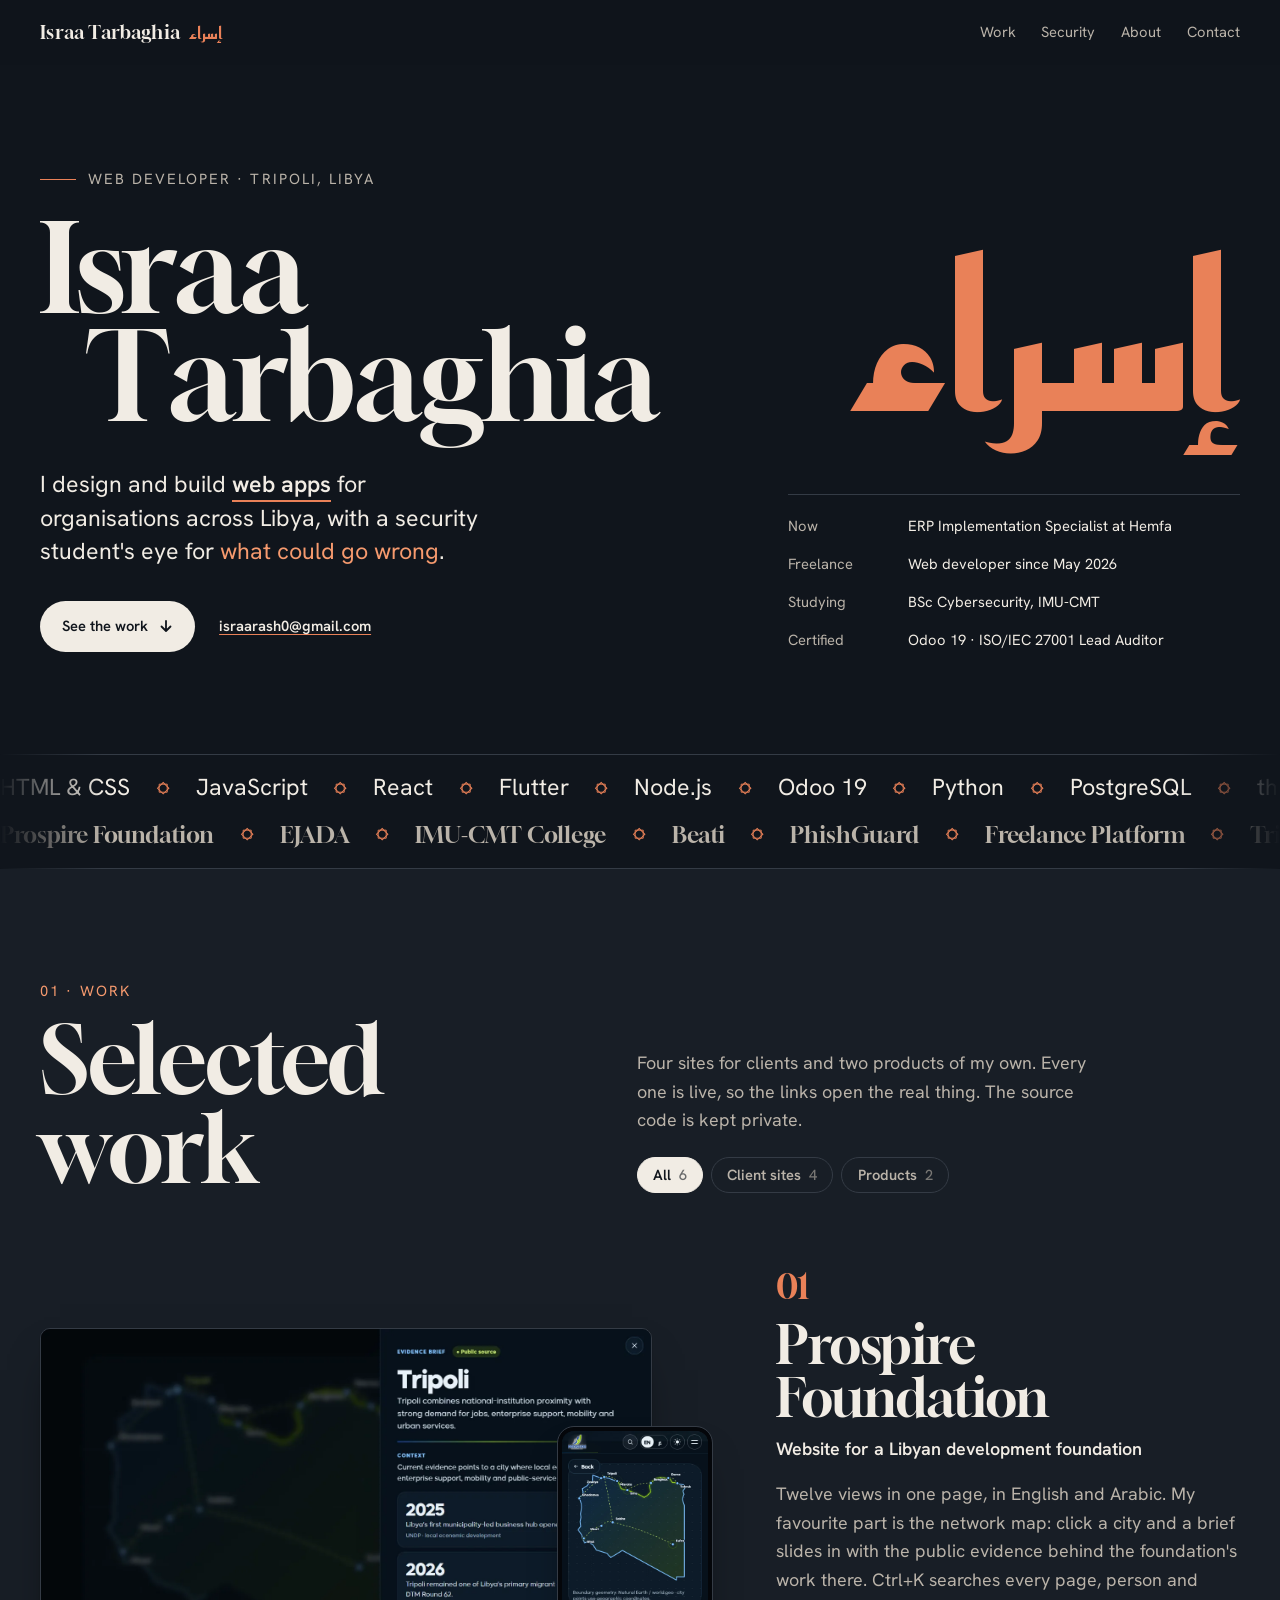
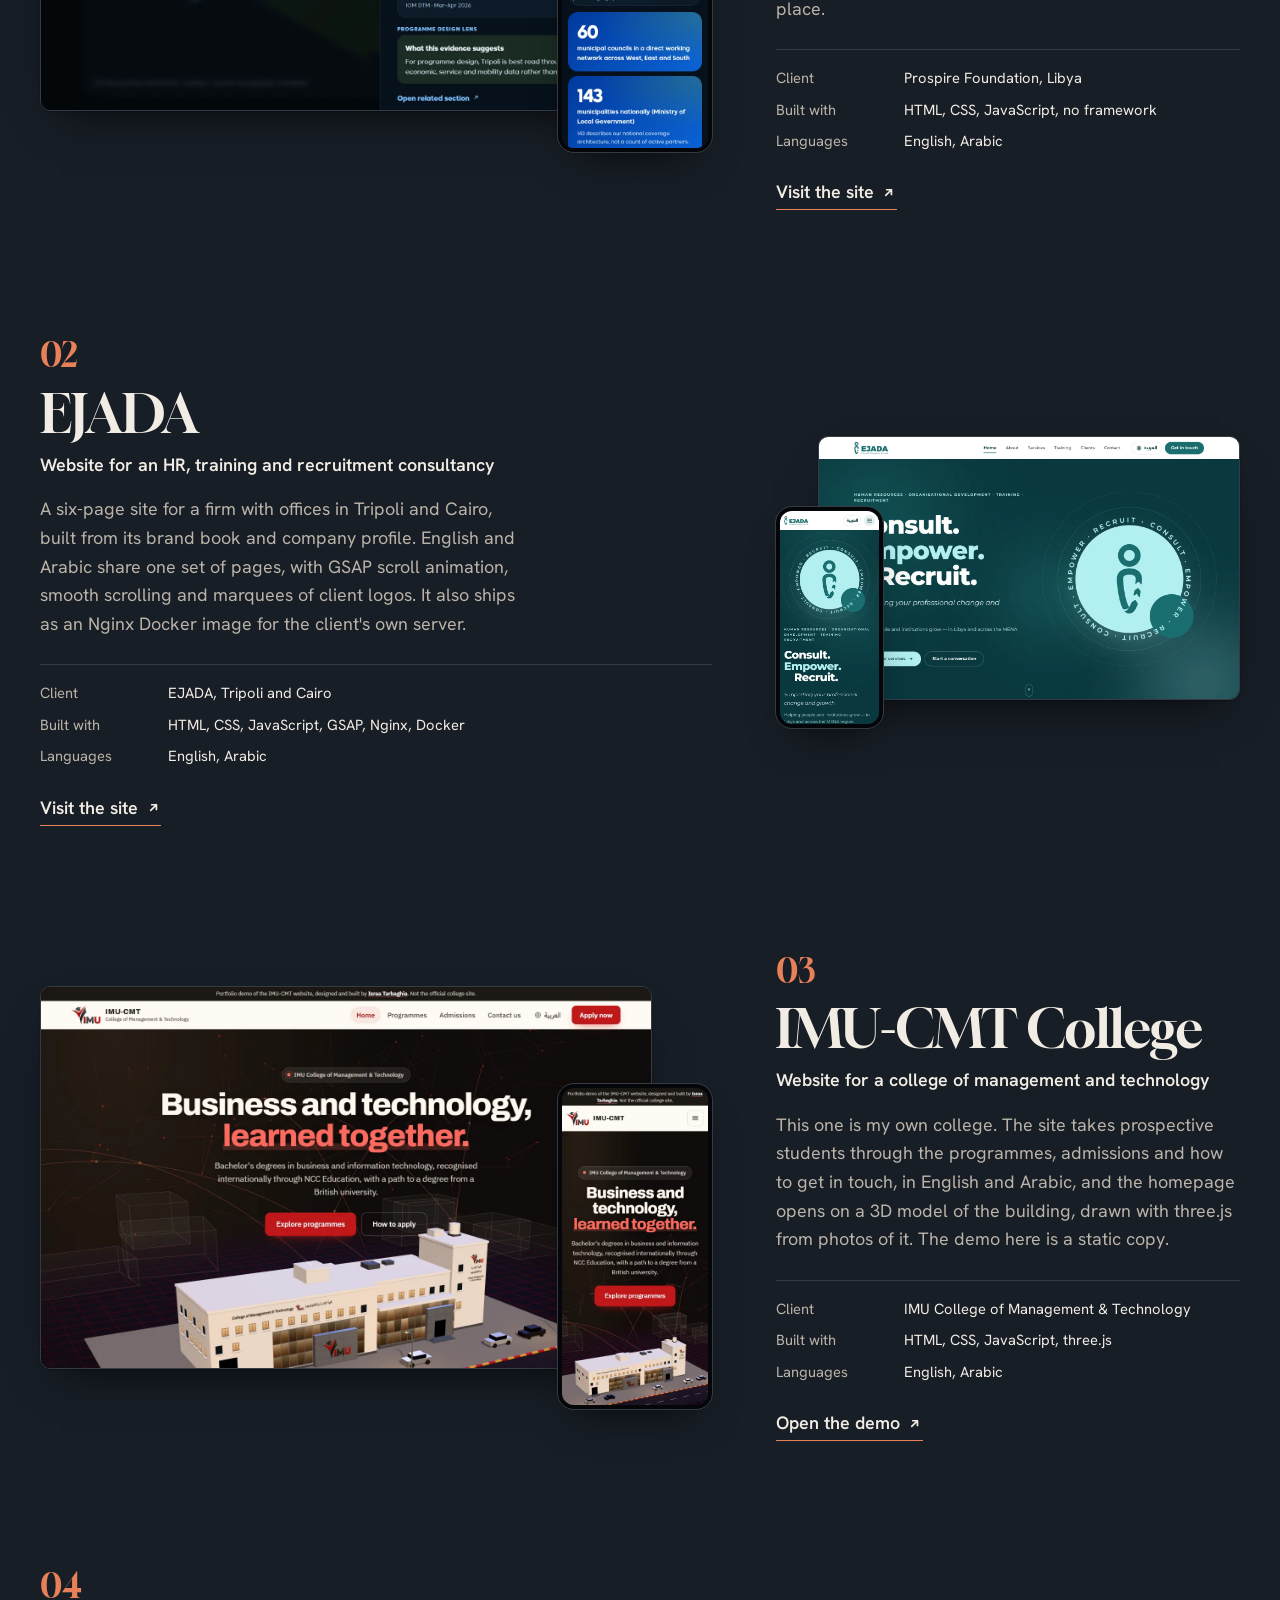
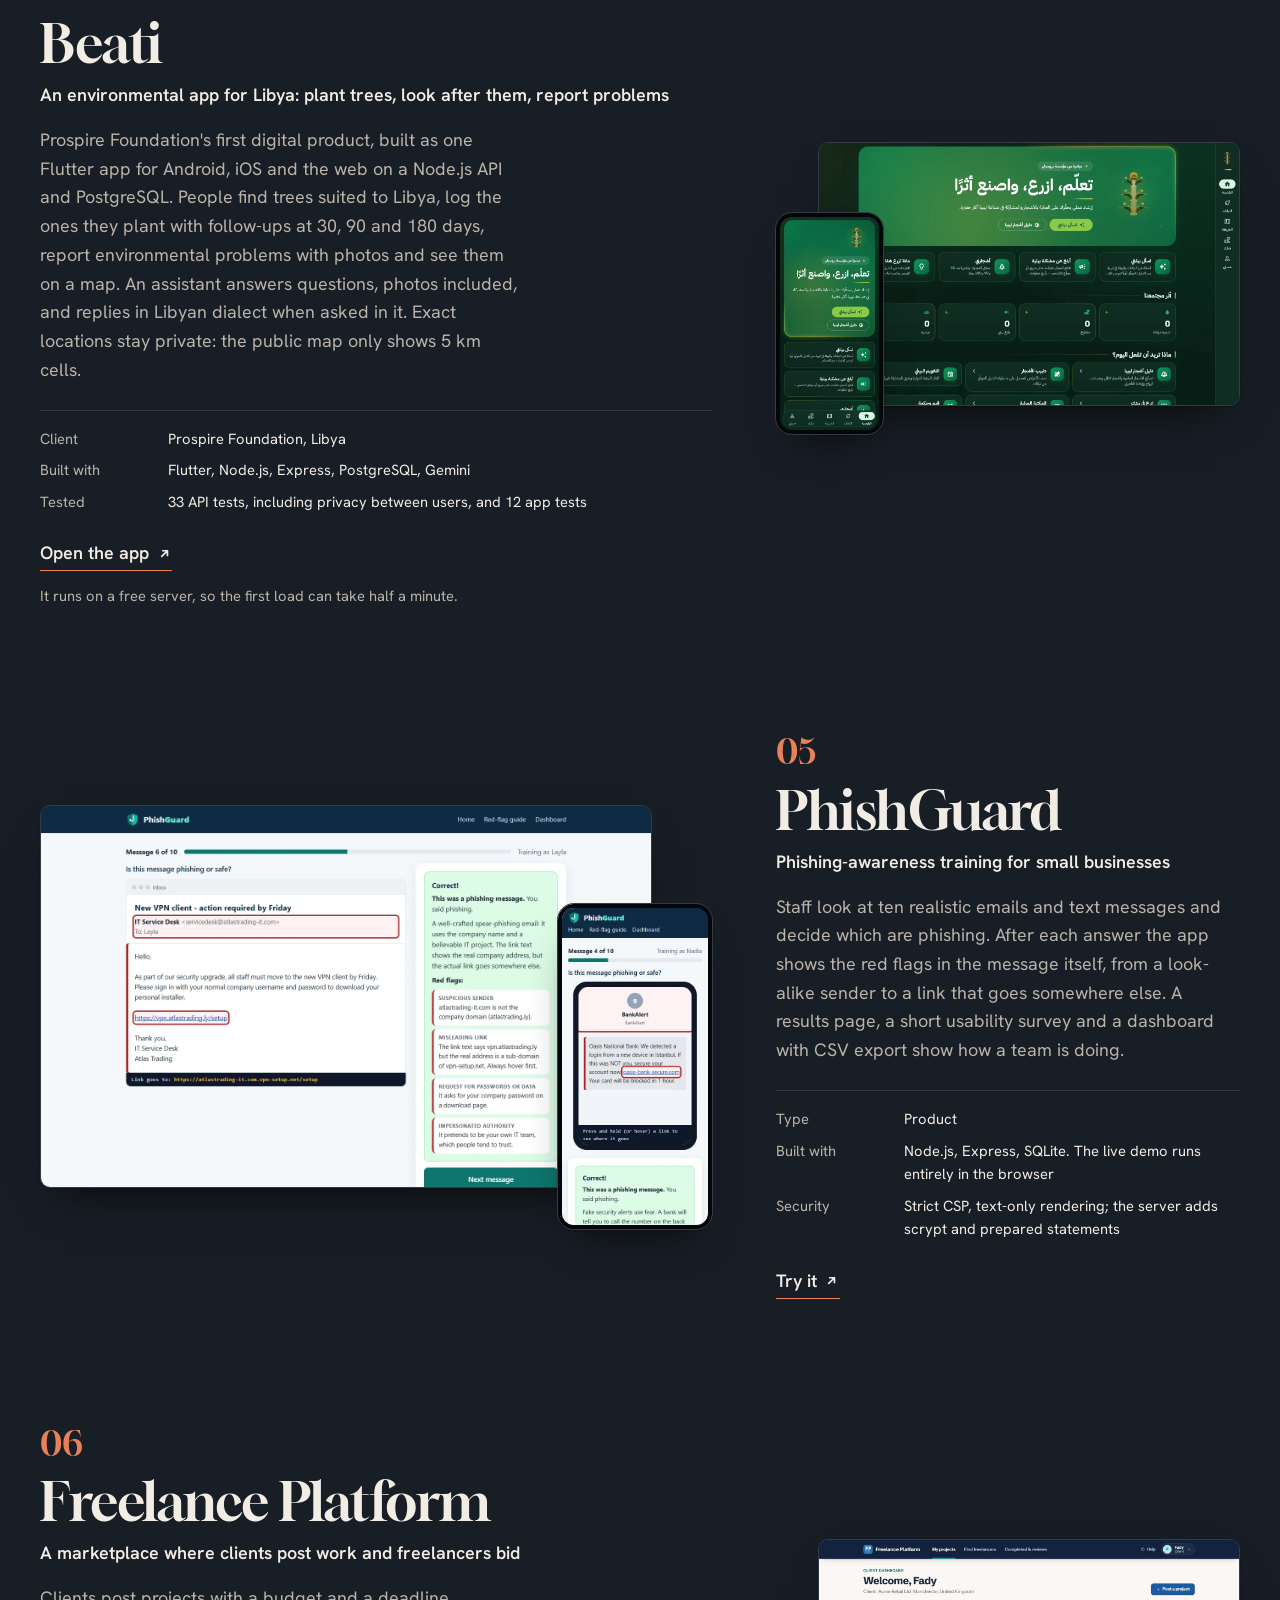
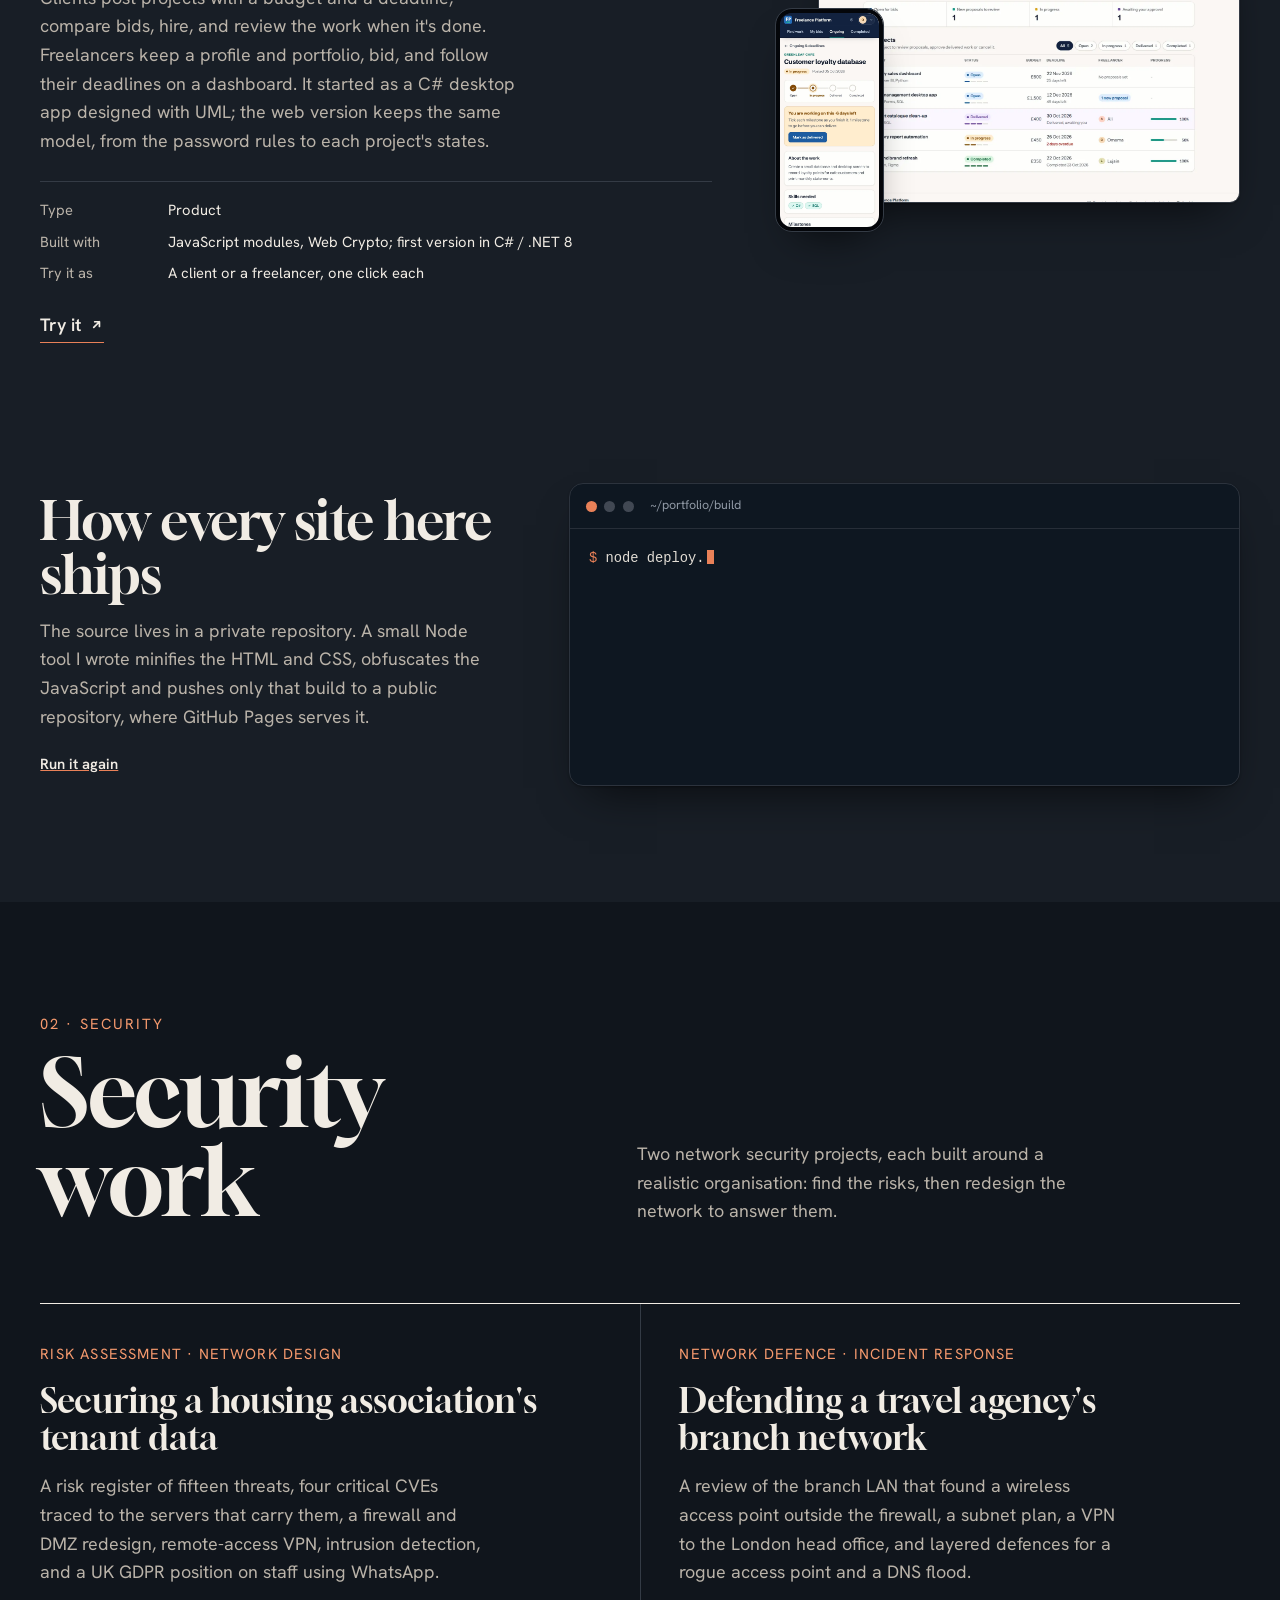
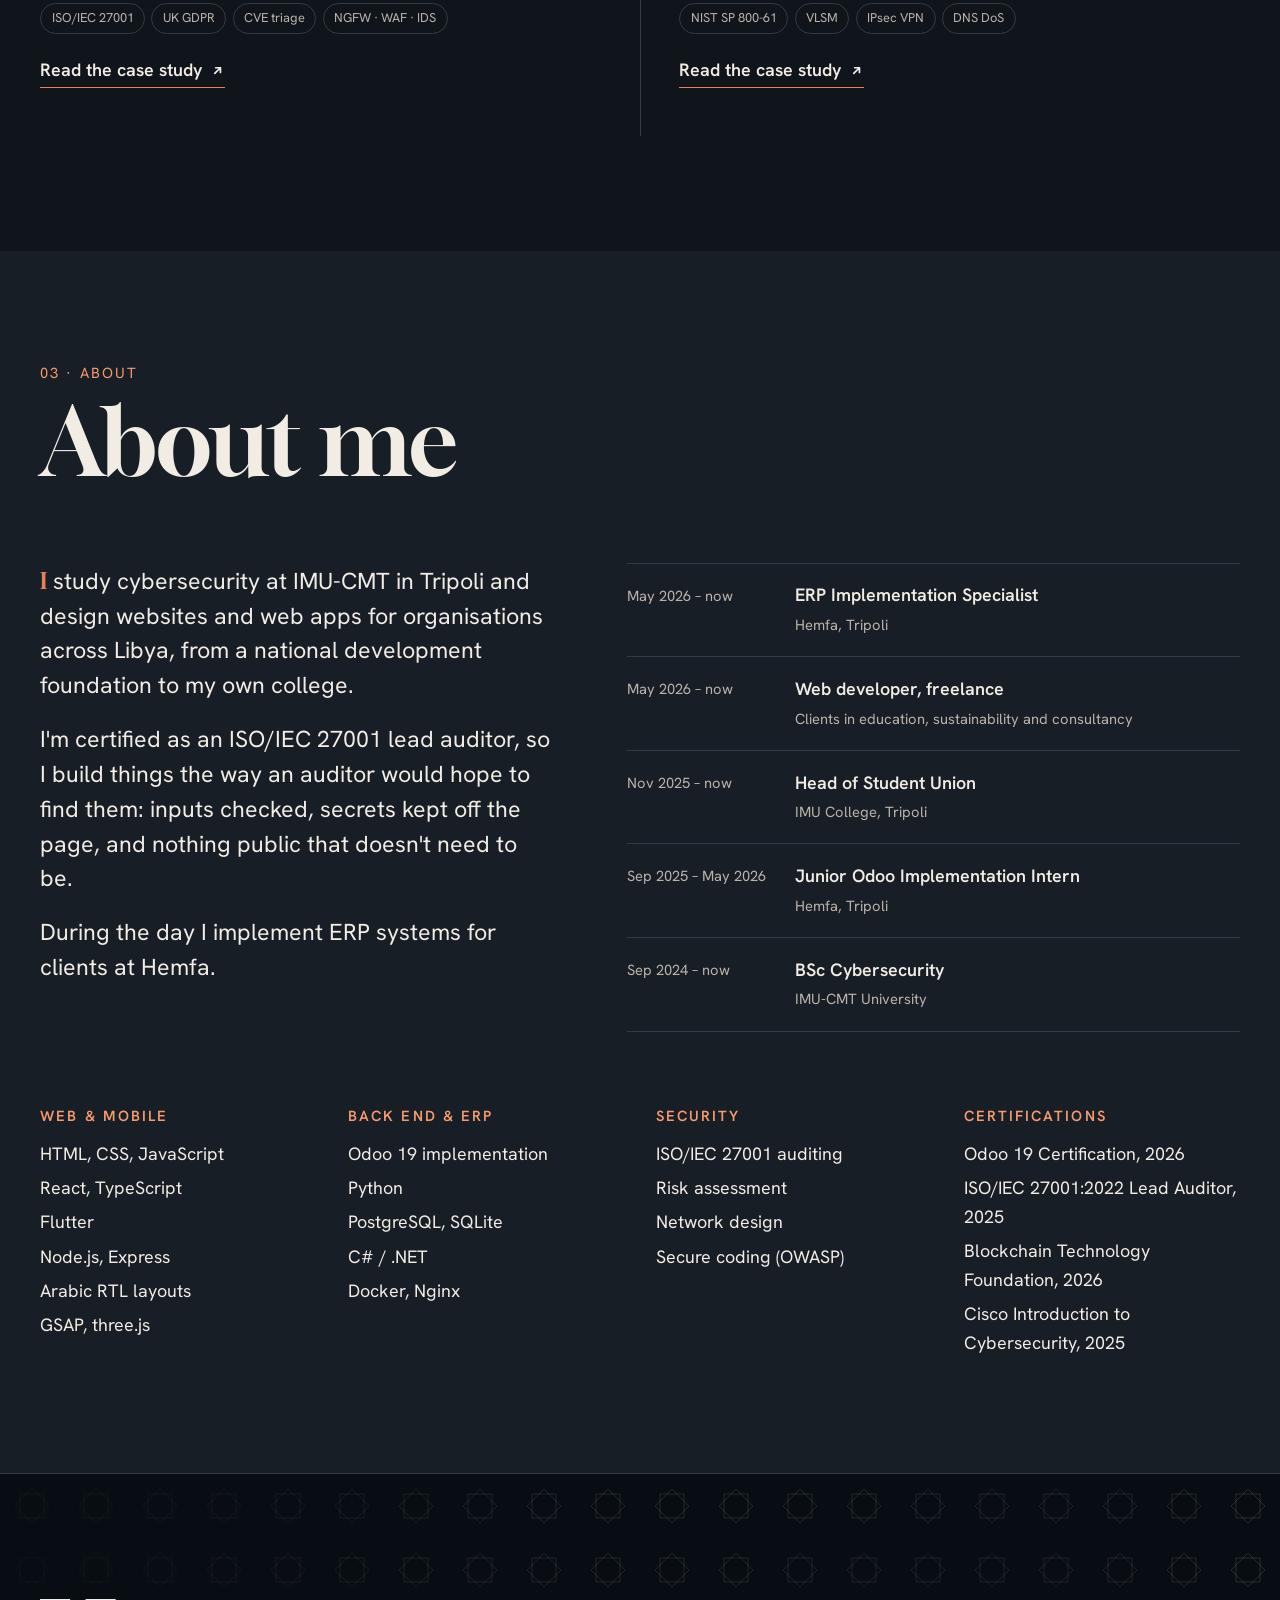
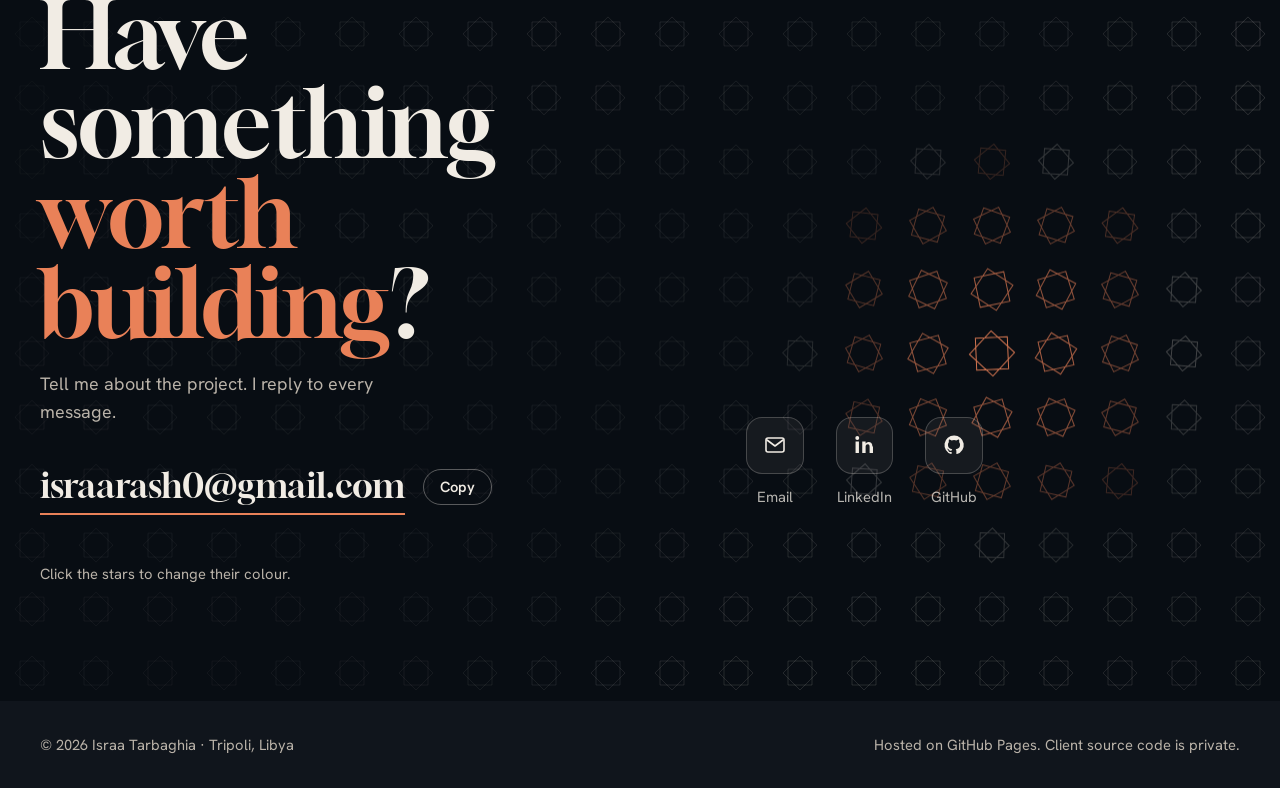
<file: index.html>
<!doctype html> <html lang="en"> <head> <meta charset="utf-8"> <meta name="viewport" content="width=device-width,initial-scale=1"> <title>Israa Tarbaghia · Web developer in Tripoli, Libya</title> <meta name="description" content="Israa Tarbaghia designs and builds websites and web apps from Tripoli, Libya. Client sites, products and security case studies, each live."> <meta name="author" content="Israa Tarbaghia"> <link rel="canonical" href="https://israairtirt.github.io/"> <meta property="og:type" content="profile"> <meta property="og:title" content="Israa Tarbaghia · Web developer"> <meta property="og:description" content="Websites and web apps, built in Tripoli, Libya."> <meta property="og:url" content="https://israairtirt.github.io/"> <meta property="og:image" content="https://israairtirt.github.io/assets/og.png"> <meta name="twitter:card" content="summary_large_image"> <meta name="theme-color" content="#151a22"> <link rel="icon" href="favicon.svg" type="image/svg+xml"> <script>document.documentElement.className+=" js"</script> <link rel="preconnect" href="https://fonts.googleapis.com"> <link rel="preconnect" href="https://fonts.gstatic.com" crossorigin> <link rel="stylesheet" href="https://fonts.googleapis.com/css2?family=Gloock&family=Hanken+Grotesk:wght@400;500;600&family=Reem+Kufi:wght@500;600;700&display=swap"> <link rel="stylesheet" href="assets/css/site.css"> <script type="application/ld+json"> {
    "@context": "https://schema.org",
    "@type": "Person",
    "name": "Israa Tarbaghia",
    "alternateName": "Israa Rashad Tarbaghia",
    "jobTitle": "Web developer and ERP Implementation Specialist",
    "url": "https://israairtirt.github.io/",
    "email": "mailto:israarash0@gmail.com",
    "address": { "@type": "PostalAddress", "addressLocality": "Tripoli", "addressCountry": "LY" },
    "knowsLanguage": ["ar", "en"],
    "sameAs": ["https://www.linkedin.com/in/israa-tarbaghia", "https://github.com/israairtirt"]
  } </script> </head> <body> <a class="skip" href="#work">Skip to the work</a> <div class="scroll-progress" aria-hidden="true"></div> <header class="site-header"> <div class="wrap"> <a class="mark" href="./" aria-label="Israa Tarbaghia, home"> <span class="mark__name">Israa Tarbaghia</span> <span class="mark__ar" lang="ar" aria-hidden="true">إسراء</span> </a> <nav class="nav" aria-label="Sections" data-scramble-hover> <a href="#work">Work</a> <a href="#security">Security</a> <a href="#about">About</a> <a href="#contact">Contact</a> </nav> </div> </header> <main> <section class="hero" aria-labelledby="hero-name"> <div class="wrap"> <div> <p class="eyebrow load" style="--i:0" data-scramble>Web developer · Tripoli, Libya</p> <h1 class="hero__name" id="hero-name" data-proximity> <span class="load" style="--i:1">Israa</span> <span class="load" style="--i:2">Tarbaghia</span> </h1> <p class="hero__lede load" style="--i:3">I design and build <span class="rotator" data-words="websites|web apps" aria-hidden="true"><span class="rotator__word">websites</span></span><span class="visually-hidden">websites and web apps</span> for organisations across Libya, with a security student's eye for <em>what could go wrong</em>.</p> <div class="hero__actions load" style="--i:4"> <a class="btn" href="#work" data-magnetic>See the work <svg viewBox="0 0 16 16" fill="none" stroke="currentColor" stroke-width="1.8" stroke-linecap="round" stroke-linejoin="round" aria-hidden="true"><path d="M8 3v10M3.5 8.5 8 13l4.5-4.5"/></svg> </a> <a class="text-link" href="mailto:israarash0@gmail.com">israarash0@gmail.com</a> </div> </div> <div class="hero__aside"> <p class="hero__ar load" style="--i:2" lang="ar" aria-hidden="true" data-parallax>إسراء</p> <dl class="facts load" style="--i:5"> <div><dt>Now</dt><dd>ERP Implementation Specialist at Hemfa</dd></div> <div><dt>Freelance</dt><dd>Web developer since May 2026</dd></div> <div><dt>Studying</dt><dd>BSc Cybersecurity, IMU-CMT</dd></div> <div><dt>Certified</dt><dd>Odoo 19 · ISO/IEC 27001 Lead Auditor</dd></div> </dl> </div> </div> </section> <div class="marquee" aria-label="Tools, languages and projects"> <div class="marquee__row"> <ul class="marquee__track"> <li>HTML &amp; CSS</li><li aria-hidden="true"><svg class="star" viewBox="0 0 24 24" aria-hidden="true"><path d="M5.3 5.3h13.4v13.4H5.3Z" transform="rotate(45 12 12)" fill="none"/><path d="M5.3 5.3h13.4v13.4H5.3Z" fill="none"/></svg></li><li>JavaScript</li><li aria-hidden="true"><svg class="star" viewBox="0 0 24 24" aria-hidden="true"><path d="M5.3 5.3h13.4v13.4H5.3Z" transform="rotate(45 12 12)" fill="none"/><path d="M5.3 5.3h13.4v13.4H5.3Z" fill="none"/></svg></li><li>React</li><li aria-hidden="true"><svg class="star" viewBox="0 0 24 24" aria-hidden="true"><path d="M5.3 5.3h13.4v13.4H5.3Z" transform="rotate(45 12 12)" fill="none"/><path d="M5.3 5.3h13.4v13.4H5.3Z" fill="none"/></svg></li><li>Flutter</li><li aria-hidden="true"><svg class="star" viewBox="0 0 24 24" aria-hidden="true"><path d="M5.3 5.3h13.4v13.4H5.3Z" transform="rotate(45 12 12)" fill="none"/><path d="M5.3 5.3h13.4v13.4H5.3Z" fill="none"/></svg></li><li>Node.js</li><li aria-hidden="true"><svg class="star" viewBox="0 0 24 24" aria-hidden="true"><path d="M5.3 5.3h13.4v13.4H5.3Z" transform="rotate(45 12 12)" fill="none"/><path d="M5.3 5.3h13.4v13.4H5.3Z" fill="none"/></svg></li><li>Odoo 19</li><li aria-hidden="true"><svg class="star" viewBox="0 0 24 24" aria-hidden="true"><path d="M5.3 5.3h13.4v13.4H5.3Z" transform="rotate(45 12 12)" fill="none"/><path d="M5.3 5.3h13.4v13.4H5.3Z" fill="none"/></svg></li><li>Python</li><li aria-hidden="true"><svg class="star" viewBox="0 0 24 24" aria-hidden="true"><path d="M5.3 5.3h13.4v13.4H5.3Z" transform="rotate(45 12 12)" fill="none"/><path d="M5.3 5.3h13.4v13.4H5.3Z" fill="none"/></svg></li><li>PostgreSQL</li><li aria-hidden="true"><svg class="star" viewBox="0 0 24 24" aria-hidden="true"><path d="M5.3 5.3h13.4v13.4H5.3Z" transform="rotate(45 12 12)" fill="none"/><path d="M5.3 5.3h13.4v13.4H5.3Z" fill="none"/></svg></li><li>three.js</li><li aria-hidden="true"><svg class="star" viewBox="0 0 24 24" aria-hidden="true"><path d="M5.3 5.3h13.4v13.4H5.3Z" transform="rotate(45 12 12)" fill="none"/><path d="M5.3 5.3h13.4v13.4H5.3Z" fill="none"/></svg></li><li>ISO/IEC 27001</li><li aria-hidden="true"><svg class="star" viewBox="0 0 24 24" aria-hidden="true"><path d="M5.3 5.3h13.4v13.4H5.3Z" transform="rotate(45 12 12)" fill="none"/><path d="M5.3 5.3h13.4v13.4H5.3Z" fill="none"/></svg></li> </ul> </div> <div class="marquee__row marquee__row--reverse"> <ul class="marquee__track"> <li>Prospire Foundation</li><li aria-hidden="true"><svg class="star" viewBox="0 0 24 24" aria-hidden="true"><path d="M5.3 5.3h13.4v13.4H5.3Z" transform="rotate(45 12 12)" fill="none"/><path d="M5.3 5.3h13.4v13.4H5.3Z" fill="none"/></svg></li><li>EJADA</li><li aria-hidden="true"><svg class="star" viewBox="0 0 24 24" aria-hidden="true"><path d="M5.3 5.3h13.4v13.4H5.3Z" transform="rotate(45 12 12)" fill="none"/><path d="M5.3 5.3h13.4v13.4H5.3Z" fill="none"/></svg></li><li>IMU-CMT College</li><li aria-hidden="true"><svg class="star" viewBox="0 0 24 24" aria-hidden="true"><path d="M5.3 5.3h13.4v13.4H5.3Z" transform="rotate(45 12 12)" fill="none"/><path d="M5.3 5.3h13.4v13.4H5.3Z" fill="none"/></svg></li><li>Beati</li><li aria-hidden="true"><svg class="star" viewBox="0 0 24 24" aria-hidden="true"><path d="M5.3 5.3h13.4v13.4H5.3Z" transform="rotate(45 12 12)" fill="none"/><path d="M5.3 5.3h13.4v13.4H5.3Z" fill="none"/></svg></li><li>PhishGuard</li><li aria-hidden="true"><svg class="star" viewBox="0 0 24 24" aria-hidden="true"><path d="M5.3 5.3h13.4v13.4H5.3Z" transform="rotate(45 12 12)" fill="none"/><path d="M5.3 5.3h13.4v13.4H5.3Z" fill="none"/></svg></li><li>Freelance Platform</li><li aria-hidden="true"><svg class="star" viewBox="0 0 24 24" aria-hidden="true"><path d="M5.3 5.3h13.4v13.4H5.3Z" transform="rotate(45 12 12)" fill="none"/><path d="M5.3 5.3h13.4v13.4H5.3Z" fill="none"/></svg></li><li>Tripoli, Libya</li><li aria-hidden="true"><svg class="star" viewBox="0 0 24 24" aria-hidden="true"><path d="M5.3 5.3h13.4v13.4H5.3Z" transform="rotate(45 12 12)" fill="none"/><path d="M5.3 5.3h13.4v13.4H5.3Z" fill="none"/></svg></li> </ul> </div> </div> <section class="section section--tint" id="work" aria-labelledby="work-title"> <div class="wrap"> <div class="section__head"> <h2 class="section__title reveal" id="work-title"><span class="section__label">01 · Work</span>Selected work</h2> <div class="section__side"> <p class="section__intro reveal">Four sites for clients and two products of my own. Every one is live, so the links open the real thing. The source code is kept private.</p> <div class="filters reveal" role="group" aria-label="Show projects"> <button type="button" class="chip" data-filter="all" aria-pressed="true">All <span>6</span></button> <button type="button" class="chip" data-filter="client" aria-pressed="false">Client sites <span>4</span></button> <button type="button" class="chip" data-filter="product" aria-pressed="false">Products <span>2</span></button> </div> </div> </div> <div class="work-list"> <article class="work" id="prospire" data-kind="client"> <a class="work__media reveal" href="https://israairtirt.github.io/prospire-website/" tabindex="-1" aria-hidden="true"> <span class="work__tilt" data-tilt><img class="shot shot--desk" src="assets/work/prospire-website-network.webp" width="1440" height="900" alt="" loading="lazy"><img class="shot shot--phone" src="assets/work/prospire-website-network-mobile.webp" width="390" height="844" alt="" loading="lazy"><span class="glare"></span></span> </a> <div class="work__body reveal"> <p class="work__num">01</p> <h3 class="work__title">Prospire Foundation</h3> <p class="work__kind">Website for a Libyan development foundation</p> <p class="work__text">Twelve views in one page, in English and Arabic. My favourite part is the network map: click a city and a brief slides in with the public evidence behind the foundation's work there. Ctrl+K searches every page, person and place.</p> <dl class="work__meta"> <div><dt>Client</dt><dd>Prospire Foundation, Libya</dd></div> <div><dt>Built with</dt><dd>HTML, CSS, JavaScript, no framework</dd></div> <div><dt>Languages</dt><dd>English, Arabic</dd></div> </dl> <p class="work__links"> <a class="arrow-link" href="https://israairtirt.github.io/prospire-website/">Visit the site <svg viewBox="0 0 16 16" fill="none" stroke="currentColor" stroke-width="1.8" stroke-linecap="round" stroke-linejoin="round" aria-hidden="true"><path d="M5 11 11 5M6 5h5v5"/></svg></a> </p> </div> </article> <article class="work work--flip" id="ejada" data-kind="client"> <a class="work__media reveal" href="https://israairtirt.github.io/ejada/" tabindex="-1" aria-hidden="true"> <span class="work__tilt" data-tilt><img class="shot shot--desk" src="assets/work/ejada-1.webp" width="1440" height="900" alt="" loading="lazy"><img class="shot shot--phone" src="assets/work/ejada-mobile.webp" width="390" height="844" alt="" loading="lazy"><span class="glare"></span></span> </a> <div class="work__body reveal"> <p class="work__num">02</p> <h3 class="work__title">EJADA</h3> <p class="work__kind">Website for an HR, training and recruitment consultancy</p> <p class="work__text">A six-page site for a firm with offices in Tripoli and Cairo, built from its brand book and company profile. English and Arabic share one set of pages, with GSAP scroll animation, smooth scrolling and marquees of client logos. It also ships as an Nginx Docker image for the client's own server.</p> <dl class="work__meta"> <div><dt>Client</dt><dd>EJADA, Tripoli and Cairo</dd></div> <div><dt>Built with</dt><dd>HTML, CSS, JavaScript, GSAP, Nginx, Docker</dd></div> <div><dt>Languages</dt><dd>English, Arabic</dd></div> </dl> <p class="work__links"> <a class="arrow-link" href="https://israairtirt.github.io/ejada/">Visit the site <svg viewBox="0 0 16 16" fill="none" stroke="currentColor" stroke-width="1.8" stroke-linecap="round" stroke-linejoin="round" aria-hidden="true"><path d="M5 11 11 5M6 5h5v5"/></svg></a> </p> </div> </article> <article class="work" id="imu" data-kind="client"> <a class="work__media reveal" href="https://israairtirt.github.io/imu-website/" tabindex="-1" aria-hidden="true"> <span class="work__tilt" data-tilt><img class="shot shot--desk" src="assets/work/imu-website-1.webp" width="1440" height="900" alt="" loading="lazy"><img class="shot shot--phone" src="assets/work/imu-website-mobile.webp" width="390" height="844" alt="" loading="lazy"><span class="glare"></span></span> </a> <div class="work__body reveal"> <p class="work__num">03</p> <h3 class="work__title">IMU-CMT College</h3> <p class="work__kind">Website for a college of management and technology</p> <p class="work__text">This one is my own college. The site takes prospective students through the programmes, admissions and how to get in touch, in English and Arabic, and the homepage opens on a 3D model of the building, drawn with three.js from photos of it. The demo here is a static copy.</p> <dl class="work__meta"> <div><dt>Client</dt><dd>IMU College of Management &amp; Technology</dd></div> <div><dt>Built with</dt><dd>HTML, CSS, JavaScript, three.js</dd></div> <div><dt>Languages</dt><dd>English, Arabic</dd></div> </dl> <p class="work__links"> <a class="arrow-link" href="https://israairtirt.github.io/imu-website/">Open the demo <svg viewBox="0 0 16 16" fill="none" stroke="currentColor" stroke-width="1.8" stroke-linecap="round" stroke-linejoin="round" aria-hidden="true"><path d="M5 11 11 5M6 5h5v5"/></svg></a> </p> </div> </article> <article class="work work--flip" id="beati" data-kind="client"> <a class="work__media reveal" href="https://beati.onrender.com/" tabindex="-1" aria-hidden="true"> <span class="work__tilt" data-tilt><img class="shot shot--desk" src="assets/work/beati-2.webp" width="1440" height="900" alt="" loading="lazy"><img class="shot shot--phone" src="assets/work/beati-mobile.webp" width="390" height="844" alt="" loading="lazy"><span class="glare"></span></span> </a> <div class="work__body reveal"> <p class="work__num">04</p> <h3 class="work__title">Beati</h3> <p class="work__kind">An environmental app for Libya: plant trees, look after them, report problems</p> <p class="work__text">Prospire Foundation's first digital product, built as one Flutter app for Android, iOS and the web on a Node.js API and PostgreSQL. People find trees suited to Libya, log the ones they plant with follow-ups at 30, 90 and 180 days, report environmental problems with photos and see them on a map. An assistant answers questions, photos included, and replies in Libyan dialect when asked in it. Exact locations stay private: the public map only shows 5 km cells.</p> <dl class="work__meta"> <div><dt>Client</dt><dd>Prospire Foundation, Libya</dd></div> <div><dt>Built with</dt><dd>Flutter, Node.js, Express, PostgreSQL, Gemini</dd></div> <div><dt>Tested</dt><dd>33 API tests, including privacy between users, and 12 app tests</dd></div> </dl> <p class="work__links"> <a class="arrow-link" href="https://beati.onrender.com/">Open the app <svg viewBox="0 0 16 16" fill="none" stroke="currentColor" stroke-width="1.8" stroke-linecap="round" stroke-linejoin="round" aria-hidden="true"><path d="M5 11 11 5M6 5h5v5"/></svg></a> </p> <p class="work__note">It runs on a free server, so the first load can take half a minute.</p> </div> </article> <article class="work" id="phishguard" data-kind="product"> <a class="work__media reveal" href="https://israairtirt.github.io/phishguard/" tabindex="-1" aria-hidden="true"> <span class="work__tilt" data-tilt><img class="shot shot--desk" src="assets/work/phishguard-2.webp" width="1440" height="900" alt="" loading="lazy"><img class="shot shot--phone" src="assets/work/phishguard-mobile.webp" width="390" height="844" alt="" loading="lazy"><span class="glare"></span></span> </a> <div class="work__body reveal"> <p class="work__num">05</p> <h3 class="work__title">PhishGuard</h3> <p class="work__kind">Phishing-awareness training for small businesses</p> <p class="work__text">Staff look at ten realistic emails and text messages and decide which are phishing. After each answer the app shows the red flags in the message itself, from a look-alike sender to a link that goes somewhere else. A results page, a short usability survey and a dashboard with CSV export show how a team is doing.</p> <dl class="work__meta"> <div><dt>Type</dt><dd>Product</dd></div> <div><dt>Built with</dt><dd>Node.js, Express, SQLite. The live demo runs entirely in the browser</dd></div> <div><dt>Security</dt><dd>Strict CSP, text-only rendering; the server adds scrypt and prepared statements</dd></div> </dl> <p class="work__links"> <a class="arrow-link" href="https://israairtirt.github.io/phishguard/">Try it <svg viewBox="0 0 16 16" fill="none" stroke="currentColor" stroke-width="1.8" stroke-linecap="round" stroke-linejoin="round" aria-hidden="true"><path d="M5 11 11 5M6 5h5v5"/></svg></a> </p> </div> </article> <article class="work work--flip" id="freelance" data-kind="product"> <a class="work__media reveal" href="https://israairtirt.github.io/freelance-platform/" tabindex="-1" aria-hidden="true"> <span class="work__tilt" data-tilt><img class="shot shot--desk" src="assets/work/freelance-platform-2.webp" width="1440" height="900" alt="" loading="lazy"><img class="shot shot--phone" src="assets/work/freelance-platform-mobile.webp" width="390" height="844" alt="" loading="lazy"><span class="glare"></span></span> </a> <div class="work__body reveal"> <p class="work__num">06</p> <h3 class="work__title">Freelance Platform</h3> <p class="work__kind">A marketplace where clients post work and freelancers bid</p> <p class="work__text">Clients post projects with a budget and a deadline, compare bids, hire, and review the work when it's done. Freelancers keep a profile and portfolio, bid, and follow their deadlines on a dashboard. It started as a C# desktop app designed with UML; the web version keeps the same model, from the password rules to each project's states.</p> <dl class="work__meta"> <div><dt>Type</dt><dd>Product</dd></div> <div><dt>Built with</dt><dd>JavaScript modules, Web Crypto; first version in C# / .NET 8</dd></div> <div><dt>Try it as</dt><dd>A client or a freelancer, one click each</dd></div> </dl> <p class="work__links"> <a class="arrow-link" href="https://israairtirt.github.io/freelance-platform/">Try it <svg viewBox="0 0 16 16" fill="none" stroke="currentColor" stroke-width="1.8" stroke-linecap="round" stroke-linejoin="round" aria-hidden="true"><path d="M5 11 11 5M6 5h5v5"/></svg></a> </p> </div> </article> </div> <div class="ship"> <div class="ship__text reveal"> <h3 class="ship__title">How every site here ships</h3> <p>The source lives in a private repository. A small Node tool I wrote minifies the HTML and CSS, obfuscates the JavaScript and pushes only that build to a public repository, where GitHub Pages serves it.</p> <button type="button" class="text-link ship__replay" data-terminal-replay>Run it again</button> </div> <div class="terminal reveal" data-terminal dir="ltr"> <div class="terminal__bar" aria-hidden="true"><i></i><i></i><i></i><span>~/portfolio/build</span></div> <pre class="terminal__body" aria-label="Deploy log"><code><span class="t-line t-cmd" data-type>node deploy.mjs prospire-website</span>
<span class="t-line">prospire-website: 34 files, 2169 KB -&gt; 2164 KB (obfuscated)</span>
<span class="t-line t-ok">committed</span>
<span class="t-line t-ok">pushed to github.com/israairtirt/prospire-website</span>
<span class="t-line t-ok">GitHub Pages switched on</span>
<span class="t-line t-dim">live at https://israairtirt.github.io/prospire-website/</span>
<span class="t-line t-cmd" data-type>gh repo view israairtirt/prospire-source --json visibility</span>
<span class="t-line t-key">{"visibility":"PRIVATE"}</span></code></pre> </div> </div> </div> </section> <section class="section" id="security" aria-labelledby="security-title"> <div class="wrap"> <div class="section__head"> <h2 class="section__title reveal" id="security-title"><span class="section__label">02 · Security</span>Security work</h2> <p class="section__intro reveal">Two network security projects, each built around a realistic organisation: find the risks, then redesign the network to answer them.</p> </div> <div class="cases"> <a class="case reveal" href="case-studies/housing-association.html" data-spotlight> <span class="case__tag">Risk assessment · Network design</span> <h3 class="case__title">Securing a housing association's tenant data</h3> <p class="case__text">A risk register of fifteen threats, four critical CVEs traced to the servers that carry them, a firewall and DMZ redesign, remote-access VPN, intrusion detection, and a UK GDPR position on staff using WhatsApp.</p> <ul><li>ISO/IEC 27001</li><li>UK GDPR</li><li>CVE triage</li><li>NGFW · WAF · IDS</li></ul> <span class="arrow-link">Read the case study <svg viewBox="0 0 16 16" fill="none" stroke="currentColor" stroke-width="1.8" stroke-linecap="round" stroke-linejoin="round" aria-hidden="true"><path d="M5 11 11 5M6 5h5v5"/></svg></span> </a> <a class="case reveal" href="case-studies/travel-agency.html" data-spotlight> <span class="case__tag">Network defence · Incident response</span> <h3 class="case__title">Defending a travel agency's branch network</h3> <p class="case__text">A review of the branch LAN that found a wireless access point outside the firewall, a subnet plan, a VPN to the London head office, and layered defences for a rogue access point and a DNS flood.</p> <ul><li>NIST SP 800-61</li><li>VLSM</li><li>IPsec VPN</li><li>DNS DoS</li></ul> <span class="arrow-link">Read the case study <svg viewBox="0 0 16 16" fill="none" stroke="currentColor" stroke-width="1.8" stroke-linecap="round" stroke-linejoin="round" aria-hidden="true"><path d="M5 11 11 5M6 5h5v5"/></svg></span> </a> </div> </div> </section> <section class="section section--tint" id="about" aria-labelledby="about-title"> <div class="wrap"> <div class="section__head"> <h2 class="section__title reveal" id="about-title"><span class="section__label">03 · About</span>About me</h2> </div> <div class="about"> <div class="about__bio reveal"> <p>I study cybersecurity at IMU-CMT in Tripoli and design websites and web apps for organisations across Libya, from a national development foundation to my own college.</p> <p>I'm certified as an ISO/IEC 27001 lead auditor, so I build things the way an auditor would hope to find them: inputs checked, secrets kept off the page, and nothing public that doesn't need to be.</p> <p>During the day I implement ERP systems for clients at Hemfa.</p> </div> <ol class="timeline reveal"> <li><time>May 2026 – now</time><div><strong>ERP Implementation Specialist</strong><span>Hemfa, Tripoli</span></div></li> <li><time>May 2026 – now</time><div><strong>Web developer, freelance</strong><span>Clients in education, sustainability and consultancy</span></div></li> <li><time>Nov 2025 – now</time><div><strong>Head of Student Union</strong><span>IMU College, Tripoli</span></div></li> <li><time>Sep 2025 – May 2026</time><div><strong>Junior Odoo Implementation Intern</strong><span>Hemfa, Tripoli</span></div></li> <li><time>Sep 2024 – now</time><div><strong>BSc Cybersecurity</strong><span>IMU-CMT University</span></div></li> </ol> </div> <div class="skills"> <div class="reveal"><h3>Web &amp; mobile</h3><ul><li>HTML, CSS, JavaScript</li><li>React, TypeScript</li><li>Flutter</li><li>Node.js, Express</li><li>Arabic RTL layouts</li><li>GSAP, three.js</li></ul></div> <div class="reveal"><h3>Back end &amp; ERP</h3><ul><li>Odoo 19 implementation</li><li>Python</li><li>PostgreSQL, SQLite</li><li>C# / .NET</li><li>Docker, Nginx</li></ul></div> <div class="reveal"><h3>Security</h3><ul><li>ISO/IEC 27001 auditing</li><li>Risk assessment</li><li>Network design</li><li>Secure coding (OWASP)</li></ul></div> <div class="reveal"><h3>Certifications</h3><ul><li>Odoo 19 Certification, 2026</li><li>ISO/IEC 27001:2022 Lead Auditor, 2025</li><li>Blockchain Technology Foundation, 2026</li><li>Cisco Introduction to Cybersecurity, 2025</li></ul></div> </div> </div> </section> <section class="section contact" id="contact" aria-labelledby="contact-title"> <canvas class="contact__grid" aria-hidden="true"></canvas> <div class="wrap"> <div> <h2 class="contact__title reveal" id="contact-title">Have something <em>worth building</em>?</h2> <p class="contact__text reveal">Tell me about the project. I reply to every message.</p> <p class="contact__mail reveal"> <a class="contact__email" href="mailto:israarash0@gmail.com">israarash0@gmail.com</a> <button type="button" class="copy-btn" data-copy="israarash0@gmail.com" data-copied="Copied!"><span class="copy-btn__label">Copy</span></button> </p> </div> <nav class="dock reveal" aria-label="Elsewhere" data-dock> <a class="dock__item" href="mailto:israarash0@gmail.com"><span class="dock__icon"><svg viewBox="0 0 24 24" fill="none" stroke="currentColor" stroke-width="1.6" stroke-linecap="round" stroke-linejoin="round" aria-hidden="true"><rect x="3" y="5" width="18" height="14" rx="2"/><path d="m4 7 8 6 8-6"/></svg></span><span class="dock__label">Email</span></a> <a class="dock__item" href="https://www.linkedin.com/in/israa-tarbaghia"><span class="dock__icon"><svg viewBox="0 0 24 24" fill="currentColor" aria-hidden="true"><path d="M6.94 8.5H3.56V20h3.38V8.5ZM5.25 3A1.96 1.96 0 1 0 5.3 6.92 1.96 1.96 0 0 0 5.25 3ZM20.44 13.4c0-3.07-1.64-4.5-3.83-4.5a3.3 3.3 0 0 0-3 1.65V8.5h-3.37V20h3.37v-5.7c0-1.5.29-2.95 2.14-2.95 1.83 0 1.86 1.71 1.86 3.05V20h3.38v-6.6Z"/></svg></span><span class="dock__label">LinkedIn</span></a> <a class="dock__item" href="https://github.com/israairtirt"><span class="dock__icon"><svg viewBox="0 0 24 24" fill="currentColor" aria-hidden="true"><path d="M12 2.5a9.5 9.5 0 0 0-3 18.52c.47.09.65-.2.65-.46v-1.6c-2.64.58-3.2-1.27-3.2-1.27-.43-1.1-1.06-1.39-1.06-1.39-.86-.59.07-.58.07-.58.95.07 1.45.98 1.45.98.85 1.45 2.22 1.03 2.76.79.09-.62.33-1.03.6-1.27-2.1-.24-4.32-1.05-4.32-4.69 0-1.03.37-1.88.98-2.54-.1-.24-.43-1.21.09-2.52 0 0 .8-.26 2.61.97a9 9 0 0 1 4.75 0c1.81-1.23 2.6-.97 2.6-.97.53 1.31.2 2.28.1 2.52.61.66.98 1.51.98 2.54 0 3.65-2.22 4.45-4.34 4.68.34.3.65.88.65 1.78v2.64c0 .26.17.56.66.46A9.5 9.5 0 0 0 12 2.5Z"/></svg></span><span class="dock__label">GitHub</span></a> </nav> <p class="contact__hint reveal"><span class="hint-touch">Tap</span><span class="hint-mouse">Click</span> the stars to change their colour.</p> </div> </section> </main> <footer class="site-footer"> <div class="wrap"> <p>© <span data-year>2026</span> Israa Tarbaghia · Tripoli, Libya</p> <p>Hosted on GitHub Pages. Client source code is private.</p> </div> </footer> <script src="assets/js/site.js" defer="defer"></script> <script src="assets/js/fx.js" defer="defer"></script> </body> </html>
</file>
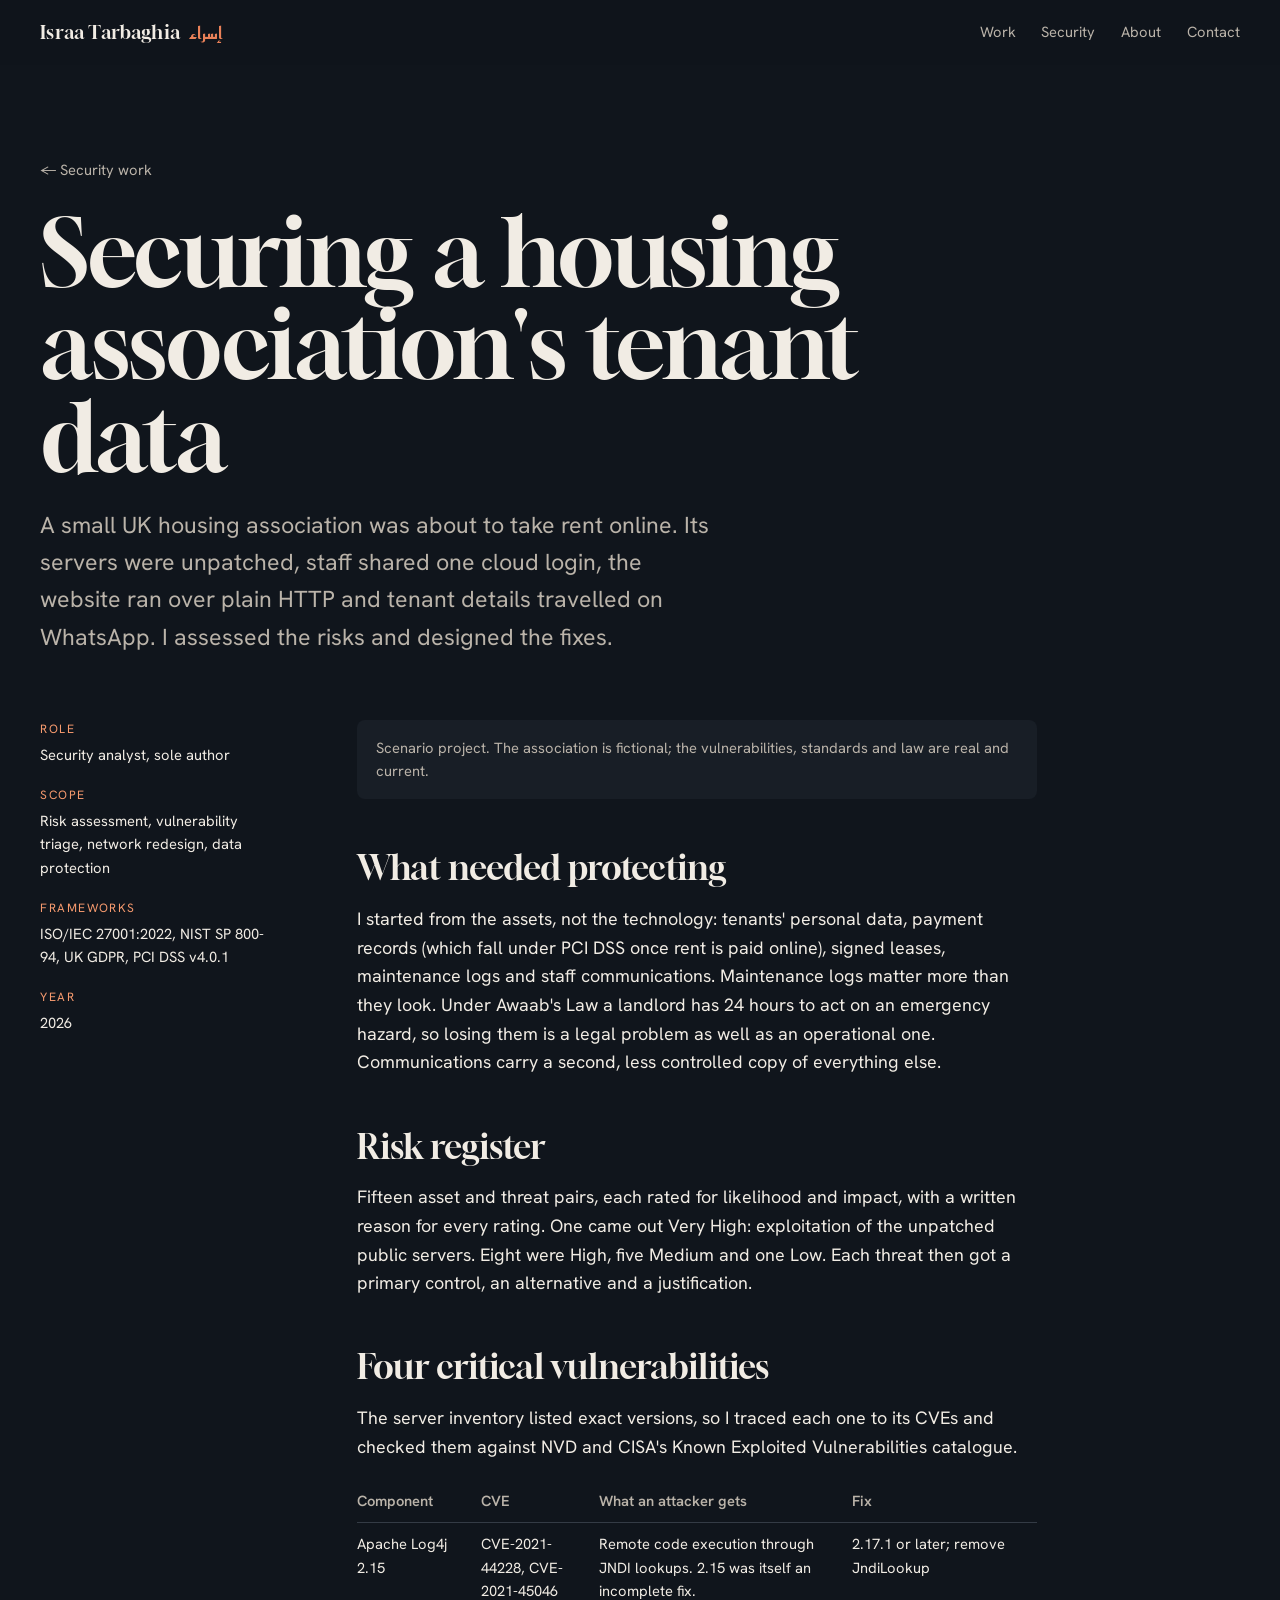
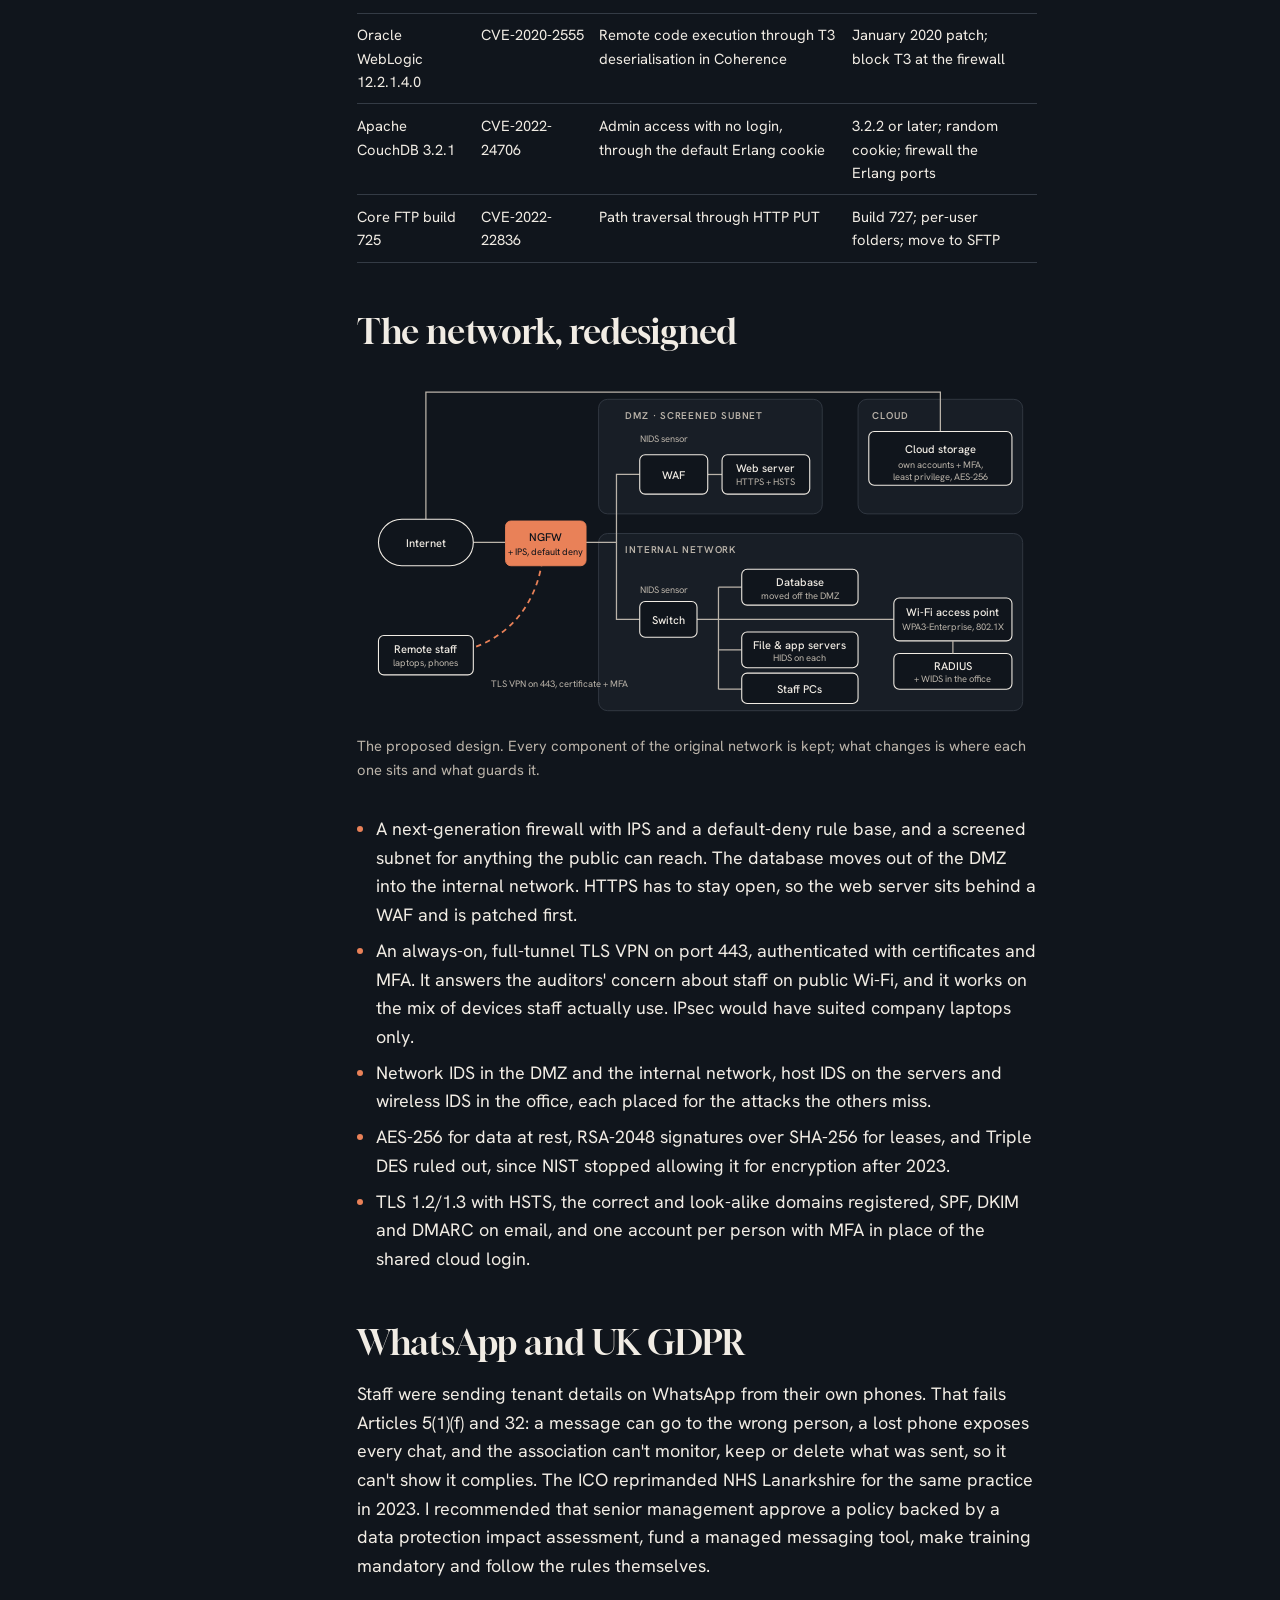
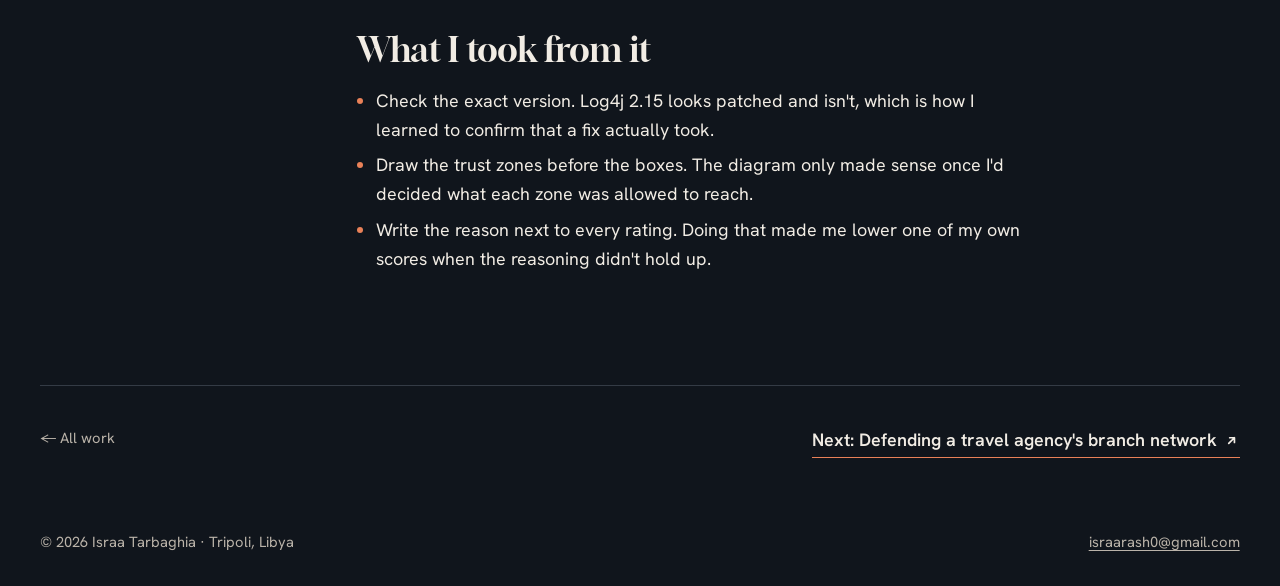
<file: case-studies/housing-association.html>
<!doctype html> <html lang="en"> <head> <meta charset="utf-8"> <meta name="viewport" content="width=device-width,initial-scale=1"> <title>Securing a housing association's tenant data · Israa Tarbaghia</title> <meta name="description" content="Security case study by Israa Tarbaghia: risk register, CVE triage, firewall and DMZ redesign, VPN, intrusion detection and UK GDPR for a housing association."> <link rel="canonical" href="https://israairtirt.github.io/case-studies/housing-association.html"> <meta name="theme-color" content="#151a22"> <link rel="icon" href="../favicon.svg" type="image/svg+xml"> <script>document.documentElement.className+=" js"</script> <link rel="preconnect" href="https://fonts.googleapis.com"> <link rel="preconnect" href="https://fonts.gstatic.com" crossorigin> <link rel="stylesheet" href="https://fonts.googleapis.com/css2?family=Gloock&family=Hanken+Grotesk:wght@400;500;600&family=Reem+Kufi:wght@500;600;700&display=swap"> <link rel="stylesheet" href="../assets/css/site.css"> </head> <body> <a class="skip" href="#main">Skip to the case study</a> <header class="site-header"> <div class="wrap"> <a class="mark" href="../" aria-label="Israa Tarbaghia, home"> <span class="mark__name">Israa Tarbaghia</span> <span class="mark__ar" lang="ar" aria-hidden="true">إسراء</span> </a> <nav class="nav" aria-label="Sections"> <a href="../#work">Work</a> <a href="../#security">Security</a> <a href="../#about">About</a> <a href="../#contact">Contact</a> </nav> </div> </header> <main id="main"> <section class="cs-hero"> <div class="wrap"> <a class="back" href="../#security">← Security work</a> <h1 class="load" style="--i:0">Securing a housing association's tenant data</h1> <p class="lede load" style="--i:1">A small UK housing association was about to take rent online. Its servers were unpatched, staff shared one cloud login, the website ran over plain HTTP and tenant details travelled on WhatsApp. I assessed the risks and designed the fixes.</p> </div> </section> <div class="wrap cs-layout"> <dl class="cs-facts"> <div><dt>Role</dt><dd>Security analyst, sole author</dd></div> <div><dt>Scope</dt><dd>Risk assessment, vulnerability triage, network redesign, data protection</dd></div> <div><dt>Frameworks</dt><dd>ISO/IEC 27001:2022, NIST SP 800-94, UK GDPR, PCI DSS v4.0.1</dd></div> <div><dt>Year</dt><dd>2026</dd></div> </dl> <article class="prose"> <p class="note">Scenario project. The association is fictional; the vulnerabilities, standards and law are real and current.</p> <h2>What needed protecting</h2> <p>I started from the assets, not the technology: tenants' personal data, payment records (which fall under PCI DSS once rent is paid online), signed leases, maintenance logs and staff communications. Maintenance logs matter more than they look. Under Awaab's Law a landlord has 24 hours to act on an emergency hazard, so losing them is a legal problem as well as an operational one. Communications carry a second, less controlled copy of everything else.</p> <h2>Risk register</h2> <p>Fifteen asset and threat pairs, each rated for likelihood and impact, with a written reason for every rating. One came out Very High: exploitation of the unpatched public servers. Eight were High, five Medium and one Low. Each threat then got a primary control, an alternative and a justification.</p> <h2>Four critical vulnerabilities</h2> <p>The server inventory listed exact versions, so I traced each one to its CVEs and checked them against NVD and CISA's Known Exploited Vulnerabilities catalogue.</p> <table> <thead><tr><th>Component</th><th>CVE</th><th>What an attacker gets</th><th>Fix</th></tr></thead> <tbody> <tr><td>Apache Log4j 2.15</td><td>CVE-2021-44228, CVE-2021-45046</td><td>Remote code execution through JNDI lookups. 2.15 was itself an incomplete fix.</td><td>2.17.1 or later; remove JndiLookup</td></tr> <tr><td>Oracle WebLogic 12.2.1.4.0</td><td>CVE-2020-2555</td><td>Remote code execution through T3 deserialisation in Coherence</td><td>January 2020 patch; block T3 at the firewall</td></tr> <tr><td>Apache CouchDB 3.2.1</td><td>CVE-2022-24706</td><td>Admin access with no login, through the default Erlang cookie</td><td>3.2.2 or later; random cookie; firewall the Erlang ports</td></tr> <tr><td>Core FTP build 725</td><td>CVE-2022-22836</td><td>Path traversal through HTTP PUT</td><td>Build 727; per-user folders; move to SFTP</td></tr> </tbody> </table> <h2>The network, redesigned</h2> <figure class="figure"> <svg class="diagram" viewBox="0 0 760 380" role="img" aria-labelledby="d1-title d1-desc"> <title id="d1-title">Proposed network</title> <desc id="d1-desc">Internet traffic reaches a next-generation firewall with IPS. A screened subnet holds the web server behind a web application firewall. The internal network holds the database, servers, staff PCs and a WPA3-Enterprise access point authenticated by RADIUS. Remote staff connect over a TLS VPN with certificates and MFA. Intrusion detection sensors sit in the DMZ, the LAN and on the servers.</desc> <rect class="zone" x="270" y="16" width="250" height="128" rx="10"/> <text class="zone-lbl" x="300" y="38">DMZ · screened subnet</text> <rect class="zone" x="270" y="166" width="474" height="198" rx="10"/> <text class="zone-lbl" x="300" y="188">Internal network</text> <rect class="zone" x="560" y="16" width="184" height="128" rx="10"/> <text class="zone-lbl" x="576" y="38">Cloud</text> <path class="wire" d="M130 176 H166"/> <path class="wire" d="M256 176 H290 V100 H316"/> <path class="wire" d="M392 100 H408"/> <path class="wire" d="M290 176 V262 H316"/> <path class="wire" d="M380 262 H404 M404 226 V340 M404 226 H430 M404 296 H430 M404 340 H430 M404 262 H600"/> <path class="wire" d="M77 150 V8 H652 V52"/> <path class="tunnel" d="M90 300 C150 300 196 260 206 202"/> <rect class="box" x="24" y="150" width="106" height="52" rx="26"/> <text x="77" y="181" text-anchor="middle">Internet</text> <rect class="box" x="24" y="280" width="106" height="44" rx="6"/> <text x="77" y="299" text-anchor="middle">Remote staff</text> <text class="small" x="77" y="314" text-anchor="middle">laptops, phones</text> <text class="small" x="150" y="338">TLS VPN on 443, certificate + MFA</text> <rect class="hot" x="166" y="152" width="90" height="50" rx="6"/> <text class="hot-t" x="211" y="174" text-anchor="middle">NGFW</text> <text class="hot-t small" x="211" y="190" text-anchor="middle" style="fill:var(--on-clay)">+ IPS, default deny</text> <rect class="box" x="316" y="78" width="76" height="44" rx="6"/> <text x="354" y="105" text-anchor="middle">WAF</text> <rect class="box" x="408" y="78" width="98" height="44" rx="6"/> <text x="457" y="97" text-anchor="middle">Web server</text> <text class="small" x="457" y="112" text-anchor="middle">HTTPS + HSTS</text> <text class="small" x="316" y="64">NIDS sensor</text> <rect class="box" x="572" y="52" width="160" height="60" rx="6"/> <text x="652" y="76" text-anchor="middle">Cloud storage</text> <text class="small" x="652" y="93" text-anchor="middle">own accounts + MFA,</text> <text class="small" x="652" y="106" text-anchor="middle">least privilege, AES-256</text> <rect class="box" x="316" y="242" width="64" height="40" rx="6"/> <text x="348" y="267" text-anchor="middle">Switch</text> <rect class="box" x="430" y="206" width="130" height="40" rx="6"/> <text x="495" y="225" text-anchor="middle">Database</text> <text class="small" x="495" y="239" text-anchor="middle">moved off the DMZ</text> <rect class="box" x="430" y="276" width="130" height="40" rx="6"/> <text x="495" y="295" text-anchor="middle">File &amp; app servers</text> <text class="small" x="495" y="309" text-anchor="middle">HIDS on each</text> <rect class="box" x="430" y="322" width="130" height="34" rx="6"/> <text x="495" y="344" text-anchor="middle">Staff PCs</text> <rect class="box" x="600" y="238" width="132" height="48" rx="6"/> <text x="666" y="258" text-anchor="middle">Wi-Fi access point</text> <text class="small" x="666" y="274" text-anchor="middle">WPA3-Enterprise, 802.1X</text> <rect class="box" x="600" y="300" width="132" height="40" rx="6"/> <text x="666" y="318" text-anchor="middle">RADIUS</text> <text class="small" x="666" y="332" text-anchor="middle">+ WIDS in the office</text> <path class="wire" d="M666 286 V300"/> <text class="small" x="316" y="232">NIDS sensor</text> </svg> <figcaption>The proposed design. Every component of the original network is kept; what changes is where each one sits and what guards it.</figcaption> </figure> <ul> <li>A next-generation firewall with IPS and a default-deny rule base, and a screened subnet for anything the public can reach. The database moves out of the DMZ into the internal network. HTTPS has to stay open, so the web server sits behind a WAF and is patched first.</li> <li>An always-on, full-tunnel TLS VPN on port 443, authenticated with certificates and MFA. It answers the auditors' concern about staff on public Wi-Fi, and it works on the mix of devices staff actually use. IPsec would have suited company laptops only.</li> <li>Network IDS in the DMZ and the internal network, host IDS on the servers and wireless IDS in the office, each placed for the attacks the others miss.</li> <li>AES-256 for data at rest, RSA-2048 signatures over SHA-256 for leases, and Triple DES ruled out, since NIST stopped allowing it for encryption after 2023.</li> <li>TLS 1.2/1.3 with HSTS, the correct and look-alike domains registered, SPF, DKIM and DMARC on email, and one account per person with MFA in place of the shared cloud login.</li> </ul> <h2>WhatsApp and UK GDPR</h2> <p>Staff were sending tenant details on WhatsApp from their own phones. That fails Articles 5(1)(f) and 32: a message can go to the wrong person, a lost phone exposes every chat, and the association can't monitor, keep or delete what was sent, so it can't show it complies. The ICO reprimanded NHS Lanarkshire for the same practice in 2023. I recommended that senior management approve a policy backed by a data protection impact assessment, fund a managed messaging tool, make training mandatory and follow the rules themselves.</p> <h2>What I took from it</h2> <ul> <li>Check the exact version. Log4j 2.15 looks patched and isn't, which is how I learned to confirm that a fix actually took.</li> <li>Draw the trust zones before the boxes. The diagram only made sense once I'd decided what each zone was allowed to reach.</li> <li>Write the reason next to every rating. Doing that made me lower one of my own scores when the reasoning didn't hold up.</li> </ul> </article> </div> <div class="wrap cs-next"> <a class="back" href="../#security">← All work</a> <a class="arrow-link" href="travel-agency.html">Next: Defending a travel agency's branch network <svg viewBox="0 0 16 16" fill="none" stroke="currentColor" stroke-width="1.8" stroke-linecap="round" stroke-linejoin="round" aria-hidden="true"><path d="M5 11 11 5M6 5h5v5"/></svg></a> </div> </main> <footer class="site-footer"> <div class="wrap"> <p>© <span data-year>2026</span> Israa Tarbaghia · Tripoli, Libya</p> <p><a href="mailto:israarash0@gmail.com">israarash0@gmail.com</a></p> </div> </footer> <script src="../assets/js/site.js" defer="defer"></script> </body> </html>
</file>
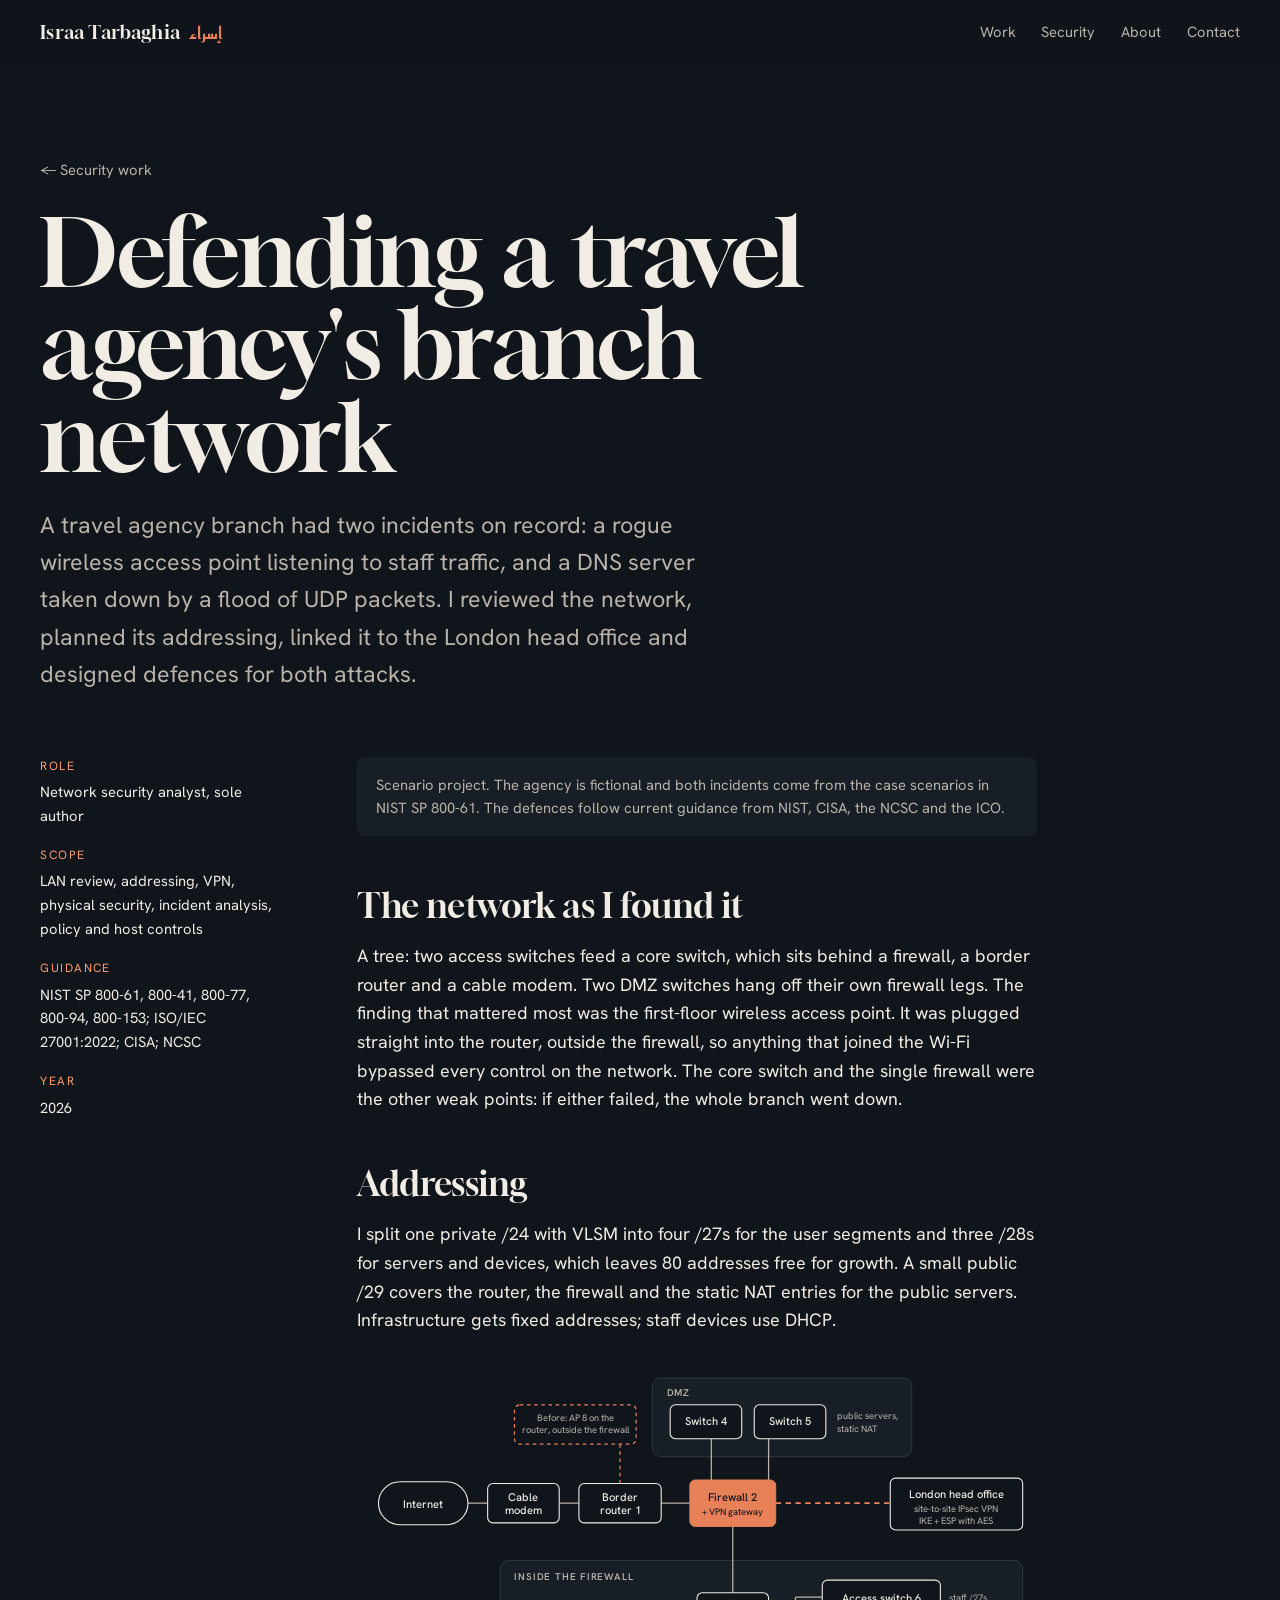
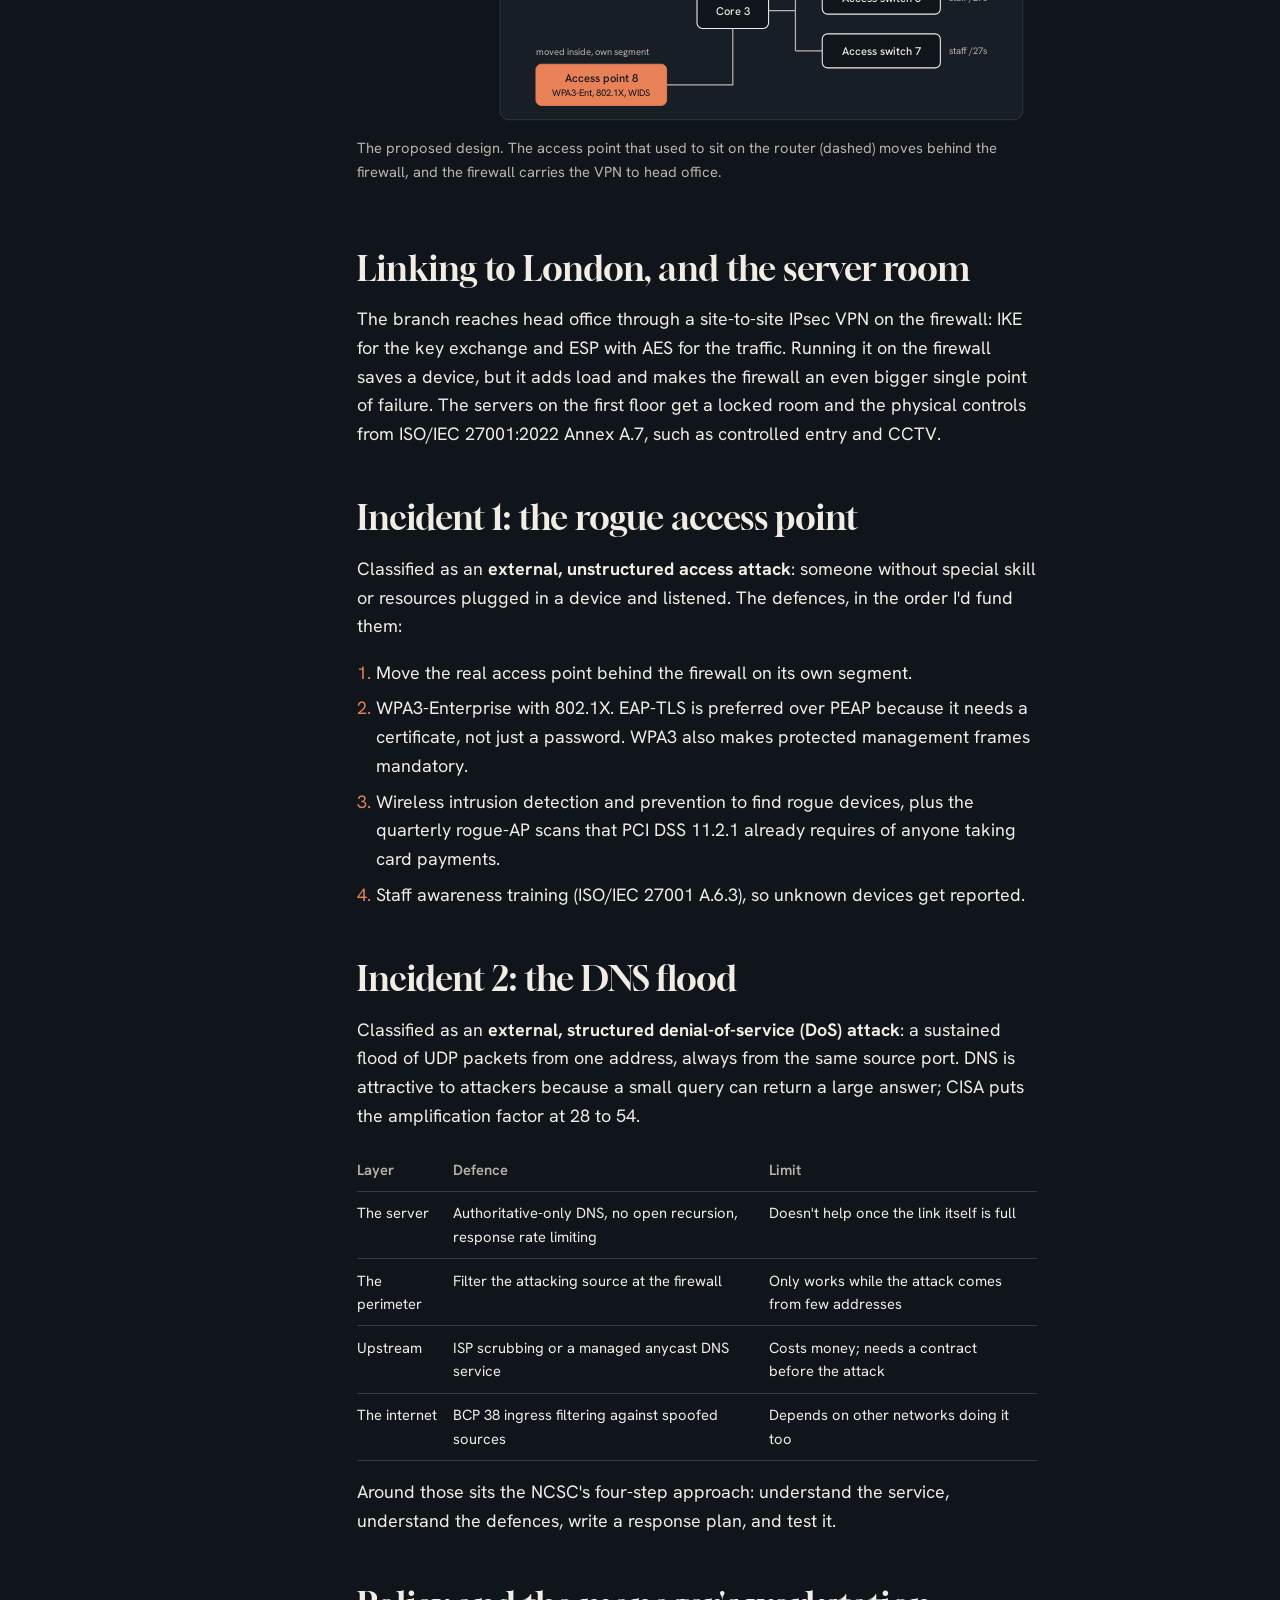
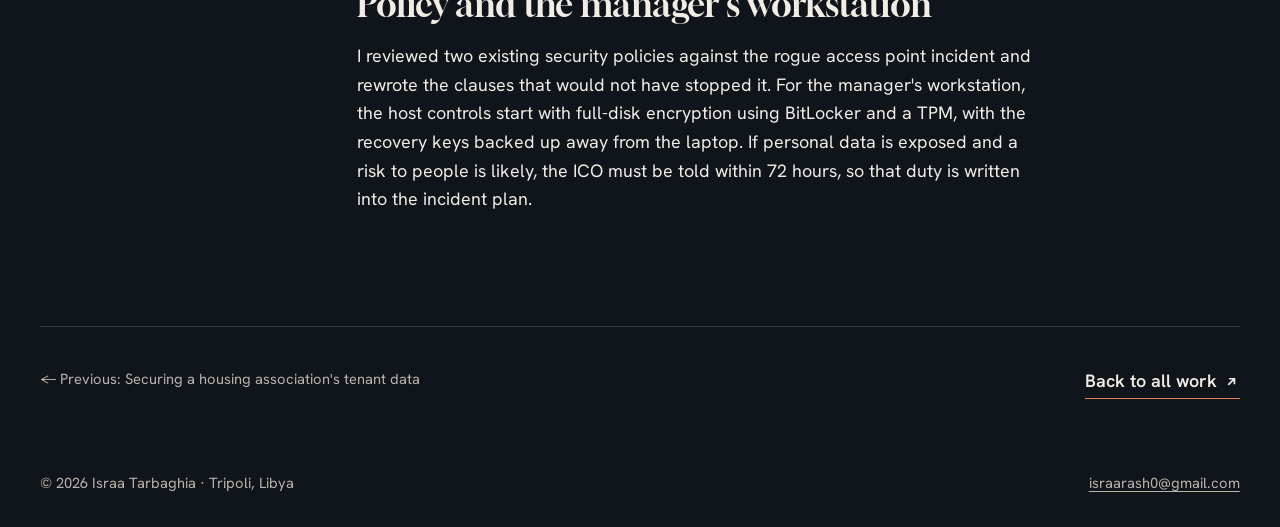
<file: case-studies/travel-agency.html>
<!doctype html> <html lang="en"> <head> <meta charset="utf-8"> <meta name="viewport" content="width=device-width,initial-scale=1"> <title>Defending a travel agency's branch network · Israa Tarbaghia</title> <meta name="description" content="Network defence case study by Israa Tarbaghia: LAN review, VLSM addressing, site-to-site VPN, and layered defences for a rogue access point and a DNS denial of service."> <link rel="canonical" href="https://israairtirt.github.io/case-studies/travel-agency.html"> <meta name="theme-color" content="#151a22"> <link rel="icon" href="../favicon.svg" type="image/svg+xml"> <script>document.documentElement.className+=" js"</script> <link rel="preconnect" href="https://fonts.googleapis.com"> <link rel="preconnect" href="https://fonts.gstatic.com" crossorigin> <link rel="stylesheet" href="https://fonts.googleapis.com/css2?family=Gloock&family=Hanken+Grotesk:wght@400;500;600&family=Reem+Kufi:wght@500;600;700&display=swap"> <link rel="stylesheet" href="../assets/css/site.css"> </head> <body> <a class="skip" href="#main">Skip to the case study</a> <header class="site-header"> <div class="wrap"> <a class="mark" href="../" aria-label="Israa Tarbaghia, home"> <span class="mark__name">Israa Tarbaghia</span> <span class="mark__ar" lang="ar" aria-hidden="true">إسراء</span> </a> <nav class="nav" aria-label="Sections"> <a href="../#work">Work</a> <a href="../#security">Security</a> <a href="../#about">About</a> <a href="../#contact">Contact</a> </nav> </div> </header> <main id="main"> <section class="cs-hero"> <div class="wrap"> <a class="back" href="../#security">← Security work</a> <h1 class="load" style="--i:0">Defending a travel agency's branch network</h1> <p class="lede load" style="--i:1">A travel agency branch had two incidents on record: a rogue wireless access point listening to staff traffic, and a DNS server taken down by a flood of UDP packets. I reviewed the network, planned its addressing, linked it to the London head office and designed defences for both attacks.</p> </div> </section> <div class="wrap cs-layout"> <dl class="cs-facts"> <div><dt>Role</dt><dd>Network security analyst, sole author</dd></div> <div><dt>Scope</dt><dd>LAN review, addressing, VPN, physical security, incident analysis, policy and host controls</dd></div> <div><dt>Guidance</dt><dd>NIST SP 800-61, 800-41, 800-77, 800-94, 800-153; ISO/IEC 27001:2022; CISA; NCSC</dd></div> <div><dt>Year</dt><dd>2026</dd></div> </dl> <article class="prose"> <p class="note">Scenario project. The agency is fictional and both incidents come from the case scenarios in NIST SP 800-61. The defences follow current guidance from NIST, CISA, the NCSC and the ICO.</p> <h2>The network as I found it</h2> <p>A tree: two access switches feed a core switch, which sits behind a firewall, a border router and a cable modem. Two DMZ switches hang off their own firewall legs. The finding that mattered most was the first-floor wireless access point. It was plugged straight into the router, outside the firewall, so anything that joined the Wi-Fi bypassed every control on the network. The core switch and the single firewall were the other weak points: if either failed, the whole branch went down.</p> <h2>Addressing</h2> <p>I split one private /24 with VLSM into four /27s for the user segments and three /28s for servers and devices, which leaves 80 addresses free for growth. A small public /29 covers the router, the firewall and the static NAT entries for the public servers. Infrastructure gets fixed addresses; staff devices use DHCP.</p> <figure class="figure"> <svg class="diagram" viewBox="0 0 760 400" role="img" aria-labelledby="d2-title d2-desc"> <title id="d2-title">Proposed branch network</title> <desc id="d2-desc">The cable modem and border router connect to the firewall, which also runs a site-to-site IPsec VPN to the London head office. Two DMZ switches for the public servers hang off firewall legs. Behind the firewall a core switch feeds two access switches for staff, and the wireless access point that used to sit outside the firewall now sits on its own segment inside it, with WPA3-Enterprise and wireless intrusion detection.</desc> <rect class="zone" x="330" y="10" width="290" height="88" rx="10"/> <text class="zone-lbl" x="346" y="30">DMZ</text> <rect class="zone" x="160" y="214" width="584" height="178" rx="10"/> <text class="zone-lbl" x="176" y="236">Inside the firewall</text> <path class="wire" d="M124 150 H146 M226 150 H248 M340 150 H372"/> <path class="wire" d="M396 124 V78 M460 124 V78"/> <path class="wire" d="M420 176 V250"/> <path class="wire" d="M460 270 H490 M490 255 V315 M490 255 H520 M490 315 H520"/> <path class="wire" d="M420 290 V353 H346"/> <path class="tunnel" d="M468 150 H596"/> <rect class="box" x="24" y="126" width="100" height="48" rx="24"/> <text x="74" y="155" text-anchor="middle">Internet</text> <rect class="box" x="146" y="128" width="80" height="44" rx="6"/> <text x="186" y="147" text-anchor="middle">Cable</text> <text x="186" y="162" text-anchor="middle">modem</text> <rect class="box" x="248" y="128" width="92" height="44" rx="6"/> <text x="294" y="147" text-anchor="middle">Border</text> <text x="294" y="162" text-anchor="middle">router 1</text> <rect class="hot" x="372" y="124" width="96" height="52" rx="6"/> <text class="hot-t" x="420" y="147" text-anchor="middle">Firewall 2</text> <text class="small" x="420" y="163" text-anchor="middle" style="fill:var(--on-clay)">+ VPN gateway</text> <rect class="box" x="350" y="40" width="80" height="38" rx="6"/> <text x="390" y="63" text-anchor="middle">Switch 4</text> <rect class="box" x="444" y="40" width="80" height="38" rx="6"/> <text x="484" y="63" text-anchor="middle">Switch 5</text> <text class="small" x="536" y="56">public servers,</text> <text class="small" x="536" y="70">static NAT</text> <rect class="box" x="596" y="122" width="148" height="58" rx="6"/> <text x="670" y="144" text-anchor="middle">London head office</text> <text class="small" x="670" y="160" text-anchor="middle">site-to-site IPsec VPN</text> <text class="small" x="670" y="173" text-anchor="middle">IKE + ESP with AES</text> <rect class="box" x="380" y="250" width="80" height="40" rx="6"/> <text x="420" y="275" text-anchor="middle">Core 3</text> <rect class="box" x="520" y="236" width="132" height="38" rx="6"/> <text x="586" y="260" text-anchor="middle">Access switch 6</text> <rect class="box" x="520" y="296" width="132" height="38" rx="6"/> <text x="586" y="320" text-anchor="middle">Access switch 7</text> <text class="small" x="662" y="259">staff /27s</text> <text class="small" x="662" y="319">staff /27s</text> <rect class="hot" x="200" y="330" width="146" height="46" rx="6"/> <text class="hot-t" x="273" y="350" text-anchor="middle">Access point 8</text> <text class="small" x="273" y="366" text-anchor="middle" style="fill:var(--on-clay)">WPA3-Ent, 802.1X, WIDS</text> <text class="small" x="200" y="320">moved inside, own segment</text> <rect x="176" y="40" width="136" height="44" rx="6" fill="none" stroke="var(--clay)" stroke-width="1.4" stroke-dasharray="4 4"/> <text class="small" x="244" y="58" text-anchor="middle">Before: AP 8 on the</text> <text class="small" x="244" y="72" text-anchor="middle">router, outside the firewall</text> <path d="M294 128 V84" stroke="var(--clay)" stroke-width="1.4" stroke-dasharray="4 4"/> </svg> <figcaption>The proposed design. The access point that used to sit on the router (dashed) moves behind the firewall, and the firewall carries the VPN to head office.</figcaption> </figure> <h2>Linking to London, and the server room</h2> <p>The branch reaches head office through a site-to-site IPsec VPN on the firewall: IKE for the key exchange and ESP with AES for the traffic. Running it on the firewall saves a device, but it adds load and makes the firewall an even bigger single point of failure. The servers on the first floor get a locked room and the physical controls from ISO/IEC 27001:2022 Annex A.7, such as controlled entry and CCTV.</p> <h2>Incident 1: the rogue access point</h2> <p>Classified as an <strong>external, unstructured access attack</strong>: someone without special skill or resources plugged in a device and listened. The defences, in the order I'd fund them:</p> <ol> <li>Move the real access point behind the firewall on its own segment.</li> <li>WPA3-Enterprise with 802.1X. EAP-TLS is preferred over PEAP because it needs a certificate, not just a password. WPA3 also makes protected management frames mandatory.</li> <li>Wireless intrusion detection and prevention to find rogue devices, plus the quarterly rogue-AP scans that PCI DSS 11.2.1 already requires of anyone taking card payments.</li> <li>Staff awareness training (ISO/IEC 27001 A.6.3), so unknown devices get reported.</li> </ol> <h2>Incident 2: the DNS flood</h2> <p>Classified as an <strong>external, structured denial-of-service (DoS) attack</strong>: a sustained flood of UDP packets from one address, always from the same source port. DNS is attractive to attackers because a small query can return a large answer; CISA puts the amplification factor at 28 to 54.</p> <table> <thead><tr><th>Layer</th><th>Defence</th><th>Limit</th></tr></thead> <tbody> <tr><td>The server</td><td>Authoritative-only DNS, no open recursion, response rate limiting</td><td>Doesn't help once the link itself is full</td></tr> <tr><td>The perimeter</td><td>Filter the attacking source at the firewall</td><td>Only works while the attack comes from few addresses</td></tr> <tr><td>Upstream</td><td>ISP scrubbing or a managed anycast DNS service</td><td>Costs money; needs a contract before the attack</td></tr> <tr><td>The internet</td><td>BCP 38 ingress filtering against spoofed sources</td><td>Depends on other networks doing it too</td></tr> </tbody> </table> <p>Around those sits the NCSC's four-step approach: understand the service, understand the defences, write a response plan, and test it.</p> <h2>Policy and the manager's workstation</h2> <p>I reviewed two existing security policies against the rogue access point incident and rewrote the clauses that would not have stopped it. For the manager's workstation, the host controls start with full-disk encryption using BitLocker and a TPM, with the recovery keys backed up away from the laptop. If personal data is exposed and a risk to people is likely, the ICO must be told within 72 hours, so that duty is written into the incident plan.</p> </article> </div> <div class="wrap cs-next"> <a class="back" href="housing-association.html">← Previous: Securing a housing association's tenant data</a> <a class="arrow-link" href="../#work">Back to all work <svg viewBox="0 0 16 16" fill="none" stroke="currentColor" stroke-width="1.8" stroke-linecap="round" stroke-linejoin="round" aria-hidden="true"><path d="M5 11 11 5M6 5h5v5"/></svg></a> </div> </main> <footer class="site-footer"> <div class="wrap"> <p>© <span data-year>2026</span> Israa Tarbaghia · Tripoli, Libya</p> <p><a href="mailto:israarash0@gmail.com">israarash0@gmail.com</a></p> </div> </footer> <script src="../assets/js/site.js" defer="defer"></script> </body> </html>
</file>
<file: assets/css/site.css>
:root{--paper:oklch(19.5% .016 255);--paper-2:oklch(23.2% .018 255);--paper-3:oklch(28% .02 255);--deep:oklch(15.5% .016 255);--bezel:oklch(12% .012 255);--ink:oklch(94.5% .012 78);--ink-2:oklch(77% .016 78);--line:oklch(35% .02 255);--clay:oklch(71% .14 42);--clay-ink:oklch(77% .125 46);--on-clay:oklch(18% .02 255);--shot-shadow:0 1px 2px oklch(0% 0 0/.3), 0 22px 44px -20px oklch(0% 0 0/.7);--font-latin:"Gloock", "Iowan Old Style", Georgia, serif;--font-display:var(--font-latin);--font-body:"Hanken Grotesk", "Segoe UI", system-ui, sans-serif;--font-arabic:"Reem Kufi", "Segoe UI", "Noto Kufi Arabic", sans-serif;--step--1:clamp(.84rem, .81rem + .14vw, .92rem);--step-0:clamp(1rem, .96rem + .2vw, 1.12rem);--step-1:clamp(1.18rem, 1.08rem + .5vw, 1.45rem);--step-2:clamp(1.5rem, 1.28rem + 1.05vw, 2.2rem);--step-3:clamp(2rem, 1.55rem + 2.2vw, 3.5rem);--step-4:clamp(2.9rem, 1.9rem + 5vw, 6.4rem);--step-5:clamp(3.3rem, 1.6rem + 7.6vw, 8.8rem);--gutter:clamp(1rem, .6rem + 2.4vw, 3rem);--max:1240px;--ease-out:cubic-bezier(.22, 1, .36, 1);color-scheme:dark}*,:before,:after{box-sizing:border-box}html{-webkit-text-size-adjust:100%;scroll-behavior:smooth;scroll-padding-top:5rem}body{background:var(--paper);color:var(--ink);font:400 var(--step-0) / 1.6 var(--font-body);font-feature-settings:"ss01", "cv11";text-rendering:optimizelegibility;margin:0;overflow-x:hidden}img{max-width:100%;height:auto;display:block}a{color:inherit;text-underline-offset:.2em;text-decoration-thickness:1px}a:hover{color:var(--clay-ink)}:focus-visible{outline:2px solid var(--clay);outline-offset:3px;border-radius:2px}::selection{background:var(--clay);color:var(--on-clay)}h1,h2,h3{margin:0;font-weight:400}p{margin:0}.wrap{width:min(100% - 2 * var(--gutter), var(--max));margin-inline:auto}.visually-hidden{clip-path:inset(50%);white-space:nowrap;width:1px;height:1px;position:absolute;overflow:hidden}.skip{inset-inline-start:1rem;z-index:50;background:var(--ink);color:var(--paper);padding:.6rem 1rem;text-decoration:none;position:absolute;top:-4rem}.skip:focus{top:1rem}[lang=ar]{font-family:var(--font-arabic)}.site-header{z-index:20;background:color-mix(in oklch, var(--paper) 88%, transparent);backdrop-filter:saturate(1.4)blur(10px);border-bottom:1px solid #0000;transition:border-color .3s;position:sticky;top:0}.site-header.is-scrolled{border-bottom-color:var(--line)}.site-header .wrap{align-items:center;gap:1.5rem;min-height:4rem;display:flex}.mark{align-items:baseline;gap:.6rem;margin-inline-end:auto;text-decoration:none;display:inline-flex}.mark__name{font-family:var(--font-latin);letter-spacing:.005em;font-size:1.2rem}.mark__ar{font-family:var(--font-arabic);color:var(--clay);font-size:1.05rem;font-weight:600}.nav{font-size:var(--step--1);gap:clamp(.9rem,2vw,1.8rem);display:flex}.nav a{color:var(--ink-2);padding-block:.4rem;text-decoration:none}.nav a:hover,.nav a[aria-current=true]{color:var(--ink)}.hero{padding-block:clamp(3rem,8vw,7.5rem) clamp(3.5rem,8vw,7rem);position:relative}.hero .wrap{grid-template-columns:minmax(0,1.55fr) minmax(0,1fr);align-items:end;gap:2rem 3rem;display:grid}.eyebrow{font-size:var(--step--1);letter-spacing:.14em;text-transform:uppercase;color:var(--ink-2);align-items:center;gap:.75rem;display:flex}.eyebrow:before{content:"";background:var(--clay);width:2.2rem;height:1px}.hero__name{font-family:var(--font-display);font-size:var(--step-5);letter-spacing:-.02em;margin-top:1.4rem;line-height:.88}.hero__name>span{display:block}.hero__name>span+span{padding-inline-start:.36em}.hero__lede{max-width:34ch;font-size:var(--step-1);margin-top:clamp(1.6rem,3vw,2.4rem);line-height:1.45}.hero__lede em{color:var(--clay-ink);font-style:normal}.hero__actions{flex-wrap:wrap;align-items:center;gap:.75rem 1.5rem;margin-top:2rem;display:flex}.btn{background:var(--ink);color:var(--paper);font-weight:600;font-size:var(--step--1);transition:background-color .25s, transform .25s var(--ease-out);border-radius:999px;align-items:center;gap:.6rem;padding:.85rem 1.35rem;text-decoration:none;display:inline-flex}.btn:hover{background:var(--clay);color:var(--on-clay)}.btn:active{transform:translateY(1px)}.btn svg{width:1rem;height:1rem}.text-link{font-weight:600;font-size:var(--step--1);text-decoration:underline;text-decoration-color:var(--clay)}.hero__aside{justify-items:start;gap:2rem;display:grid}.hero__ar{font-family:var(--font-arabic);color:var(--clay);justify-self:end;margin:-.2em 0 0;font-size:clamp(6rem,3rem + 12vw,14rem);font-weight:700;line-height:1.2}.facts{border-top:1px solid var(--line);gap:.9rem;width:100%;margin:0;padding-top:1.2rem;display:grid}.facts div{font-size:var(--step--1);grid-template-columns:6.5rem 1fr;gap:1rem;display:grid}.facts dt{color:var(--ink-2)}.facts dd{margin:0}.section{padding-block:clamp(4rem,9vw,8rem)}.section--tint{background:var(--paper-2)}.section__head{grid-template-columns:minmax(0,1fr) minmax(0,1.1fr);align-items:end;gap:1rem 3rem;margin-bottom:clamp(2.5rem,6vw,5rem);display:grid}.section__title{font-family:var(--font-display);font-size:var(--step-4);letter-spacing:-.015em;line-height:.95}.section__intro{color:var(--ink-2);max-width:46ch;font-size:var(--step-0)}.section__label{font-family:var(--font-body);font-size:var(--step--1);letter-spacing:.14em;text-transform:uppercase;color:var(--clay-ink);margin-bottom:1rem;display:block}.work-list{gap:clamp(4.5rem,10vw,9rem);display:grid}.work{grid-template-columns:minmax(0,1.45fr) minmax(0,1fr);align-items:center;gap:2rem clamp(2rem,5vw,4.5rem);display:grid}.work--flip .work__media{order:2}.work__media{perspective:1200px;display:block}.work__tilt{padding-bottom:6%;transform-style:preserve-3d;transition:transform .7s var(--ease-out);transform:rotateX(var(--rx,0deg)) rotateY(var(--ry,0deg));padding-inline-end:9%;display:block;position:relative}.work__tilt.is-tilting{transition-duration:.12s}.work--flip .work__tilt{padding-inline:9% 0}.shot{box-shadow:var(--shot-shadow);background:var(--paper-3);border-radius:10px}.shot--desk{border:1px solid var(--line);transition:transform .6s var(--ease-out)}.shot--phone{bottom:0;border:4px solid var(--bezel);outline:1px solid var(--line);width:23%;transition:transform .6s var(--ease-out);border-radius:16px;position:absolute;inset-inline-end:0}.work--flip .shot--phone{inset-inline:0 auto}.work__media:hover .shot--desk{transform:translateY(-4px)}.work__media:hover .shot--phone{transform:translateY(-10px)translateZ(48px)rotate(-1.5deg)}.glare{pointer-events:none;opacity:0;background:radial-gradient(circle at var(--gx,50%) var(--gy,50%), oklch(100% 0 0/.38), transparent 52%);mix-blend-mode:soft-light;border-radius:10px;transition:opacity .4s;position:absolute;inset-block:0 6%;inset-inline:0 9%}.work--flip .glare{inset-inline:9% 0}.work__tilt.is-tilting .glare{opacity:1}.work.is-hidden{display:none}.work.is-leaving{opacity:0;transition:opacity .25s,transform .25s;transform:translateY(12px)scale(.98)}.work.is-entering{animation:work-in .6s var(--ease-out) both}@keyframes work-in{0%{opacity:0;transform:translateY(24px)}}.work__num{font-family:var(--font-display);font-size:var(--step-2);color:var(--clay);line-height:1}.work__title{font-family:var(--font-display);font-size:var(--step-3);letter-spacing:-.01em;margin-top:.9rem;line-height:1}.work__kind{margin-top:.7rem;font-weight:600}.work__text{color:var(--ink-2);max-width:48ch;margin-top:1rem}.work__meta{font-size:var(--step--1);border-top:1px solid var(--line);gap:.5rem;margin:1.6rem 0 0;padding-top:1rem;display:grid}.work__meta div{grid-template-columns:7rem 1fr;gap:1rem;display:grid}.work__meta dt{color:var(--ink-2)}.work__meta dd{margin:0}.work__links{flex-wrap:wrap;align-items:center;gap:.6rem 1.4rem;margin-top:1.6rem;display:flex}.work__note{font-size:var(--step--1);color:var(--ink-2);margin-top:.8rem}.arrow-link{border-bottom:1.5px solid var(--clay);align-items:center;gap:.45rem;padding-bottom:.15rem;font-weight:600;text-decoration:none;display:inline-flex}.arrow-link svg{width:.95rem;height:.95rem;transition:transform .3s var(--ease-out)}.arrow-link:hover svg{transform:translate(2px,-2px)}.quiet-link{font-size:var(--step--1);color:var(--ink-2)}.cases{border-top:1px solid var(--ink);grid-template-columns:repeat(2,minmax(0,1fr));display:grid}.case{align-content:start;gap:1rem;padding:clamp(1.6rem,3vw,2.6rem) clamp(0rem,3vw,2.6rem) clamp(2rem,4vw,3rem) 0;text-decoration:none;display:grid}.case+.case{border-inline-start:1px solid var(--line);padding-inline-start:clamp(1.2rem,3vw,2.6rem)}.case__tag{font-size:var(--step--1);color:var(--clay-ink);letter-spacing:.08em;text-transform:uppercase}.case__title{font-family:var(--font-display);font-size:var(--step-2);line-height:1.1}.case__text{color:var(--ink-2);max-width:44ch}.case ul{flex-wrap:wrap;gap:.4rem;margin:0;padding:0;list-style:none;display:flex}.case li{border:1px solid var(--line);color:var(--ink-2);border-radius:999px;padding:.25rem .65rem;font-size:.8rem}.case .arrow-link{justify-self:start;margin-top:.4rem}.case:hover .case__title{color:var(--clay-ink)}.about{grid-template-columns:minmax(0,1fr) minmax(0,1.2fr);gap:3rem clamp(2rem,6vw,6rem);display:grid}.about__bio{font-size:var(--step-1);align-content:start;gap:1.2rem;line-height:1.5;display:grid}.about__bio p:first-child:first-letter{font-family:var(--font-display);color:var(--clay)}.timeline{margin:0;padding:0;list-style:none;display:grid}.timeline li{border-top:1px solid var(--line);grid-template-columns:9.5rem 1fr;gap:1rem;padding-block:1.1rem;display:grid}.timeline li:last-child{border-bottom:1px solid var(--line)}.timeline time{font-size:var(--step--1);color:var(--ink-2);padding-top:.15rem}.timeline strong{font-weight:600;display:block}.timeline span{color:var(--ink-2);font-size:var(--step--1)}.skills{grid-template-columns:repeat(4,minmax(0,1fr));gap:2rem;margin-top:clamp(3rem,6vw,4.5rem);display:grid}.skills h3{font-size:var(--step--1);letter-spacing:.14em;text-transform:uppercase;color:var(--clay-ink);font-family:var(--font-body);margin-bottom:.8rem;font-weight:600}.skills ul{gap:.35rem;margin:0;padding:0;list-style:none;display:grid}.contact{background:var(--deep);color:var(--ink);border-top:1px solid var(--line);position:relative;overflow:hidden}.contact:before{content:"";opacity:.09;pointer-events:none;background-image:url("data:image/svg+xml,%3Csvg xmlns='http://www.w3.org/2000/svg' width='64' height='64' viewBox='0 0 64 64'%3E%3Cg fill='none' stroke='%23f6efe4' stroke-width='1'%3E%3Cpath d='M32 10 38.4 25.6 54 32 38.4 38.4 32 54 25.6 38.4 10 32 25.6 25.6Z'/%3E%3Cpath d='M16.4 16.4H47.6V47.6H16.4Z' transform='rotate(45 32 32)'/%3E%3Cpath d='M16.4 16.4H47.6V47.6H16.4Z'/%3E%3C/g%3E%3C/svg%3E");background-size:64px 64px;position:absolute;inset:0;mask-image:linear-gradient(100deg,#0000 35%,#000 85%)}.contact .wrap{grid-template-columns:minmax(0,1.3fr) minmax(0,1fr);align-items:end;gap:2.5rem 4rem;display:grid;position:relative}.contact__title{font-family:var(--font-display);font-size:var(--step-4);letter-spacing:-.015em;line-height:.95}.contact__title em{color:var(--clay);font-style:normal}.contact__text{max-width:40ch;color:var(--ink-2);margin-top:1.4rem}.contact__email{font-family:var(--font-display);font-size:var(--step-2);border-bottom:2px solid var(--clay);color:inherit;word-break:break-all;margin-top:2rem;text-decoration:none;display:inline-block}.contact__email:hover{color:var(--clay)}.contact__links{margin:0;padding:0;list-style:none;display:grid}.contact__links a{border-top:1px solid color-mix(in oklch, var(--paper) 25%, transparent);color:inherit;justify-content:space-between;align-items:center;gap:1rem;padding-block:1rem;text-decoration:none;display:flex}.contact__links li:last-child a{border-bottom:1px solid color-mix(in oklch, var(--paper) 25%, transparent)}.contact__links a:hover{color:var(--clay)}.contact__links small{opacity:.65;font-size:var(--step--1)}.site-footer{font-size:var(--step--1);color:var(--ink-2);padding-block:2rem}.site-footer .wrap{flex-wrap:wrap;justify-content:space-between;gap:.5rem 2rem;display:flex}.cs-hero{padding-block:clamp(3rem,7vw,6rem) clamp(2rem,5vw,4rem)}.back{font-size:var(--step--1);color:var(--ink-2);gap:.4rem;text-decoration:none;display:inline-flex}.back:hover{color:var(--clay-ink)}.cs-hero h1{font-family:var(--font-display);font-size:var(--step-4);letter-spacing:-.015em;max-width:16ch;margin-top:1.4rem;line-height:.98}.cs-hero .lede{font-size:var(--step-1);max-width:52ch;color:var(--ink-2);margin-top:1.5rem}.cs-layout{grid-template-columns:minmax(0,15rem) minmax(0,1fr);gap:2.5rem clamp(2rem,6vw,5.5rem);padding-bottom:clamp(4rem,9vw,7rem);display:grid}.cs-facts{font-size:var(--step--1);align-content:start;gap:1.2rem;margin:0;display:grid;position:sticky;top:6rem}.cs-facts dt{color:var(--clay-ink);letter-spacing:.12em;text-transform:uppercase;font-size:.75rem}.cs-facts dd{margin:.25rem 0 0}.prose{gap:1.1rem;max-width:68ch;display:grid}.prose h2{font-family:var(--font-display);font-size:var(--step-2);margin-top:2rem;line-height:1.15}.prose h2:first-child{margin-top:0}.prose ul,.prose ol{gap:.45rem;margin:0;padding-inline-start:1.2rem;display:grid}.prose li::marker{color:var(--clay)}.prose table{border-collapse:collapse;width:100%;font-size:var(--step--1)}.prose th,.prose td{text-align:start;border-bottom:1px solid var(--line);vertical-align:top;padding:.6rem .8rem .6rem 0}.prose th{color:var(--ink-2);font-weight:600}.prose code{background:var(--paper-2);border-radius:4px;padding:.1em .35em;font-size:.9em}.note{background:var(--paper-2);font-size:var(--step--1);color:var(--ink-2);border-radius:8px;padding:1rem 1.2rem}.figure{gap:.6rem;margin:1rem 0;display:grid}.figure svg{width:100%;height:auto;color:var(--ink)}.figure figcaption{font-size:var(--step--1);color:var(--ink-2)}.diagram .box{fill:var(--paper);stroke:var(--ink);stroke-width:1.2px}.diagram .zone{fill:var(--paper-2);stroke:var(--line);stroke-width:1px}.diagram .zone-lbl{fill:var(--ink-2);font:600 11px var(--font-body);letter-spacing:.08em;text-transform:uppercase}.diagram .hot{fill:var(--clay);stroke:var(--clay)}.diagram .hot-t{fill:var(--on-clay)}.diagram text{fill:var(--ink);font:500 12.5px var(--font-body)}.diagram .small{fill:var(--ink-2);font-size:10.5px;font-weight:400}.diagram .wire{stroke:var(--ink-2);stroke-width:1.4px;fill:none}.diagram .tunnel{stroke:var(--clay);stroke-width:2px;fill:none;stroke-dasharray:6 5}.cs-next{border-top:1px solid var(--line);flex-wrap:wrap;justify-content:space-between;gap:1.5rem;padding-block:2.5rem;display:flex}@media (prefers-reduced-motion:no-preference){.js .load{opacity:0;animation:rise .9s var(--ease-out) forwards;animation-delay:calc(var(--i,0) * 90ms + 80ms);transform:translateY(18px)}.js .reveal{opacity:0;transition:opacity .9s var(--ease-out), transform .9s var(--ease-out);transform:translateY(28px)}.js .reveal.is-in{opacity:1;transform:none}.js .work .reveal:nth-child(2){transition-delay:.12s}}@keyframes rise{to{opacity:1;transform:none}}@media (prefers-reduced-motion:reduce){html{scroll-behavior:auto}*,:before,:after{transition-duration:.01ms!important;animation-duration:.01ms!important}}@media (width<=960px){.hero .wrap,.section__head,.about,.contact .wrap{grid-template-columns:1fr}.hero__ar{margin:0;font-size:clamp(5rem,30vw,9rem)}.work{grid-template-columns:1fr}.work--flip .work__media{order:0}.skills{grid-template-columns:repeat(2,minmax(0,1fr))}.cs-layout{grid-template-columns:1fr}.cs-facts{grid-template-columns:repeat(2,minmax(0,1fr));position:static}}@media (width<=680px){.site-header .wrap{flex-wrap:wrap;gap:0 1rem}.nav{border-top:1px solid var(--line);order:3;justify-content:space-between;width:100%;padding-block:.15rem}.cases{grid-template-columns:1fr}.case+.case{border-inline-start:0;border-top:1px solid var(--line);padding-inline-start:0}.timeline li,.facts div,.work__meta div{grid-template-columns:1fr;gap:.15rem}.skills{grid-template-columns:1fr}.hero__name>span+span{padding-inline-start:0}}.scroll-progress{z-index:30;pointer-events:none;background:var(--clay);transform-origin:0;height:3px;transform:scaleX(var(--progress,0));position:fixed;inset:0 0 auto}.hero__name>span{white-space:nowrap}.hero__name .ch{transition:transform .5s var(--ease-out), color .4s;display:inline-block}.hero__name .ch.is-near{color:var(--clay-ink)}.rotator{vertical-align:bottom;height:1.45em;transition:width .5s var(--ease-out);white-space:nowrap;display:inline-flex;position:relative;overflow:hidden}.rotator__word{color:var(--ink);background:linear-gradient(var(--clay), var(--clay)) 0 100% / 100% 2px no-repeat;font-weight:600;display:inline-block}.rotator__word.is-out{animation:rot-out .5s var(--ease-out) forwards;position:absolute;inset-inline-start:0}.rotator__word.is-in{animation:rot-in .5s var(--ease-out) both}@keyframes rot-out{to{opacity:0;transform:translateY(-110%)}}@keyframes rot-in{0%{opacity:0;transform:translateY(110%)}}[data-magnetic]{transition:translate .45s var(--ease-out), transform .25s var(--ease-out), background-color .25s}.hero__ar{transition:translate .8s var(--ease-out), rotate .8s var(--ease-out);user-select:none}.marquee{border-block:1px solid var(--line);gap:.6rem;padding-block:.9rem;display:grid;overflow:hidden;mask-image:linear-gradient(90deg,#0000,#000 8% 92%,#0000)}.marquee__row{width:max-content;display:flex}.marquee__track{flex-shrink:0;align-items:center;gap:1.6rem;margin:0;padding:0 1.6rem 0 0;list-style:none;display:flex}.marquee__track li{white-space:nowrap;font-size:var(--step-1)}.marquee__row--reverse .marquee__track li{font-family:var(--font-display);color:var(--ink-2)}.marquee__track [lang=ar]{font-family:var(--font-arabic);color:var(--clay-ink)}.star{width:.9rem;height:.9rem;stroke:var(--clay);stroke-width:1.6px;display:block}.marquee.is-live .marquee__row{animation:48s linear infinite marquee}.marquee.is-live .marquee__row--reverse{animation-duration:56s;animation-direction:reverse}.marquee:hover .marquee__row{animation-play-state:paused}@keyframes marquee{to{transform:translate(-50%)}}.marquee:not(.is-live) .marquee__row{width:auto;padding-inline:var(--gutter);flex-wrap:wrap}.section__side{justify-items:start;gap:1.4rem;display:grid}.filters{flex-wrap:wrap;gap:.5rem;display:flex}.chip{font:600 var(--step--1) / 1 var(--font-body);color:var(--ink-2);cursor:pointer;border:1px solid var(--line);background:0 0;border-radius:999px;align-items:center;gap:.5rem;padding:.6rem .95rem;transition:color .2s,background-color .2s,border-color .2s;display:inline-flex}.chip span{opacity:.6;font-weight:500}.chip:hover{border-color:var(--ink-2);color:var(--ink)}.chip[aria-pressed=true]{background:var(--ink);color:var(--paper);border-color:var(--ink)}.ship{grid-template-columns:minmax(0,.9fr) minmax(0,1.3fr);align-items:center;gap:2rem clamp(2rem,5vw,4.5rem);margin-top:clamp(5rem,11vw,9rem);display:grid}.ship__title{font-family:var(--font-display);font-size:var(--step-3);letter-spacing:-.01em;margin-bottom:1rem;line-height:1.02}.ship__text p{color:var(--ink-2);max-width:44ch}.ship__replay{color:var(--ink);cursor:pointer;font-family:var(--font-body);background:0 0;border:0;margin-top:1.4rem;padding:0}.terminal{--t-bg:oklch(20% .025 255);--t-fg:oklch(90% .012 78);--t-dim:oklch(68% .02 255);background:var(--t-bg);color:var(--t-fg);box-shadow:var(--shot-shadow);border:1px solid oklch(32% .02 255);border-radius:14px;overflow:hidden}.terminal__bar{border-bottom:1px solid oklch(30% .02 255);align-items:center;gap:.45rem;padding:.75rem 1rem;display:flex}.terminal__bar i{background:oklch(40% .02 255);border-radius:50%;width:.7rem;height:.7rem}.terminal__bar i:first-child{background:var(--clay)}.terminal__bar span{color:var(--t-dim);margin-inline-start:.6rem;font-size:.78rem}.terminal__body{white-space:pre-wrap;overflow-wrap:anywhere;min-height:16rem;margin:0;padding:1.1rem 1.2rem 1.4rem;font:.86rem/1.75 Cascadia Code,SF Mono,Consolas,monospace}.t-line{display:inline}.t-cmd:before{content:"$ ";color:var(--clay)}.t-ok:before{content:"✓ ";color:oklch(78% .13 155)}.t-dim{color:var(--t-dim)}.t-key{color:oklch(82% .11 75)}.terminal .t-line.is-pending{visibility:hidden}.t-caret:after{content:"";vertical-align:-.15em;background:var(--clay);width:.55em;height:1.05em;margin-inline-start:2px;animation:1s step-end infinite caret;display:inline-block}@keyframes caret{50%{opacity:0}}.case{isolation:isolate;position:relative}.case:before{content:"";z-index:-1;pointer-events:none;opacity:0;background:radial-gradient(420px circle at var(--mx,50%) var(--my,50%), color-mix(in oklch, var(--clay) 13%, transparent), transparent 65%);transition:opacity .35s;position:absolute;inset:0}.case:hover:before{opacity:1}.contact__grid{pointer-events:none;width:100%;height:100%;position:absolute;inset:0}.contact.has-grid:before{display:none}.contact__mail{flex-wrap:wrap;align-items:center;gap:.8rem 1.1rem;margin-top:2rem;display:flex}.contact__mail .contact__email{margin-top:0}.copy-btn{font:600 var(--step--1) / 1 var(--font-body);color:var(--ink);cursor:pointer;border:1px solid color-mix(in oklch, var(--ink) 35%, transparent);background:0 0;border-radius:999px;padding:.6rem 1rem;transition:background-color .2s,color .2s,border-color .2s}.copy-btn:hover{background:var(--ink);color:var(--deep)}.copy-btn.is-done{background:var(--clay);border-color:var(--clay);color:var(--on-clay)}.dock{align-items:flex-end;gap:2rem;padding:1.2rem 0 .4rem;display:flex}.dock__item{color:inherit;justify-items:center;gap:.7rem;text-decoration:none;display:grid}.dock__icon{border:1px solid color-mix(in oklch, var(--ink) 22%, transparent);background:color-mix(in oklch, var(--ink) 6%, transparent);width:3.6rem;height:3.6rem;transform:translateY(calc((var(--s,1) - 1) * -14px)) scale(var(--s,1));transform-origin:50% 100%;transition:transform .25s var(--ease-out), background-color .2s, border-color .2s, color .2s;border-radius:1rem;place-items:center;display:grid}.dock__icon svg{width:1.5rem;height:1.5rem}.dock__item:hover .dock__icon,.dock__item:focus-visible .dock__icon{background:var(--clay);border-color:var(--clay);color:var(--on-clay)}.dock__item:hover{color:inherit}.dock__label{font-size:var(--step--1);opacity:.75}.contact__hint{font-size:var(--step--1);color:var(--ink-2);margin-top:.4rem}.contact__hint .hint-touch{display:none}@media (hover:none){.contact__hint .hint-touch{display:inline}.contact__hint .hint-mouse{display:none}}.confetti{pointer-events:none;z-index:60;width:100vw;height:100vh;position:fixed;inset:0}@media (width<=960px){.ship{grid-template-columns:1fr}}@media (width<=680px){.marquee__track li{font-size:var(--step-0)}.terminal__body{min-height:0;font-size:.74rem}.dock{gap:1.4rem}}
</file>
